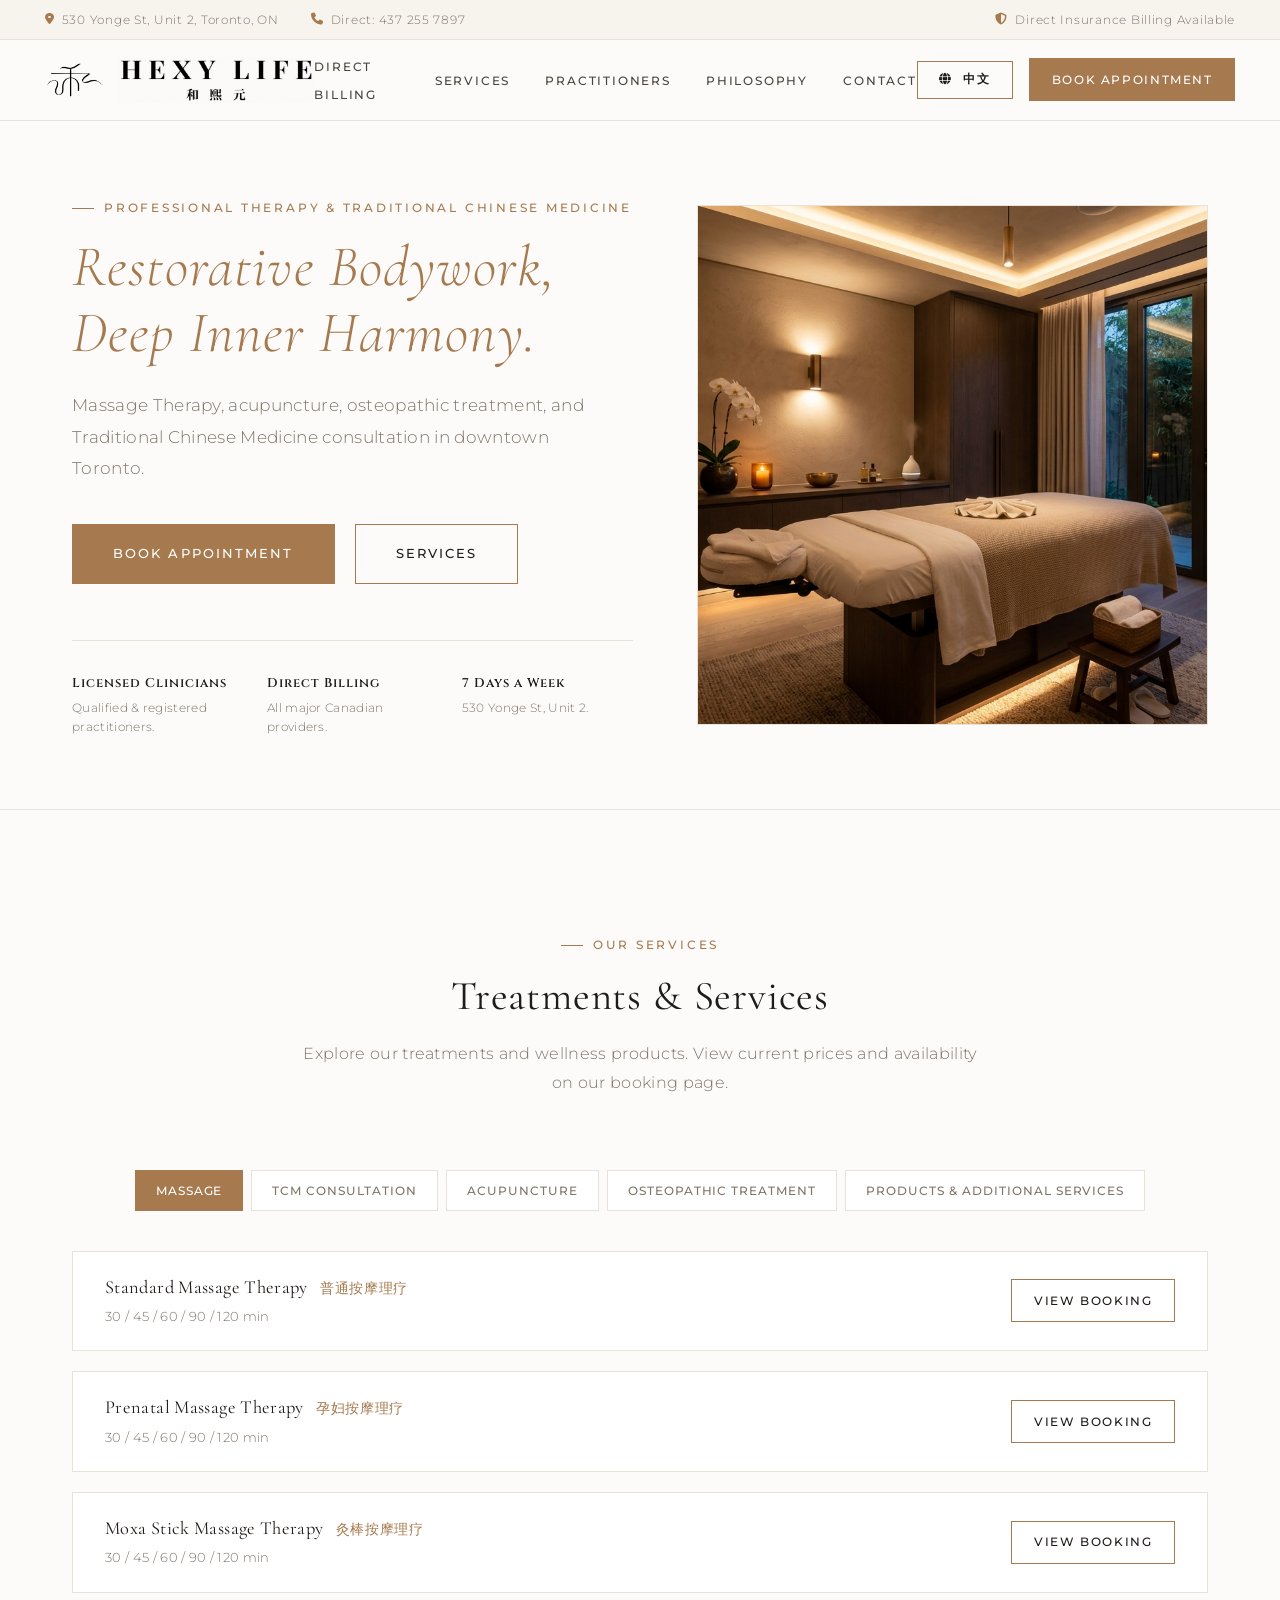
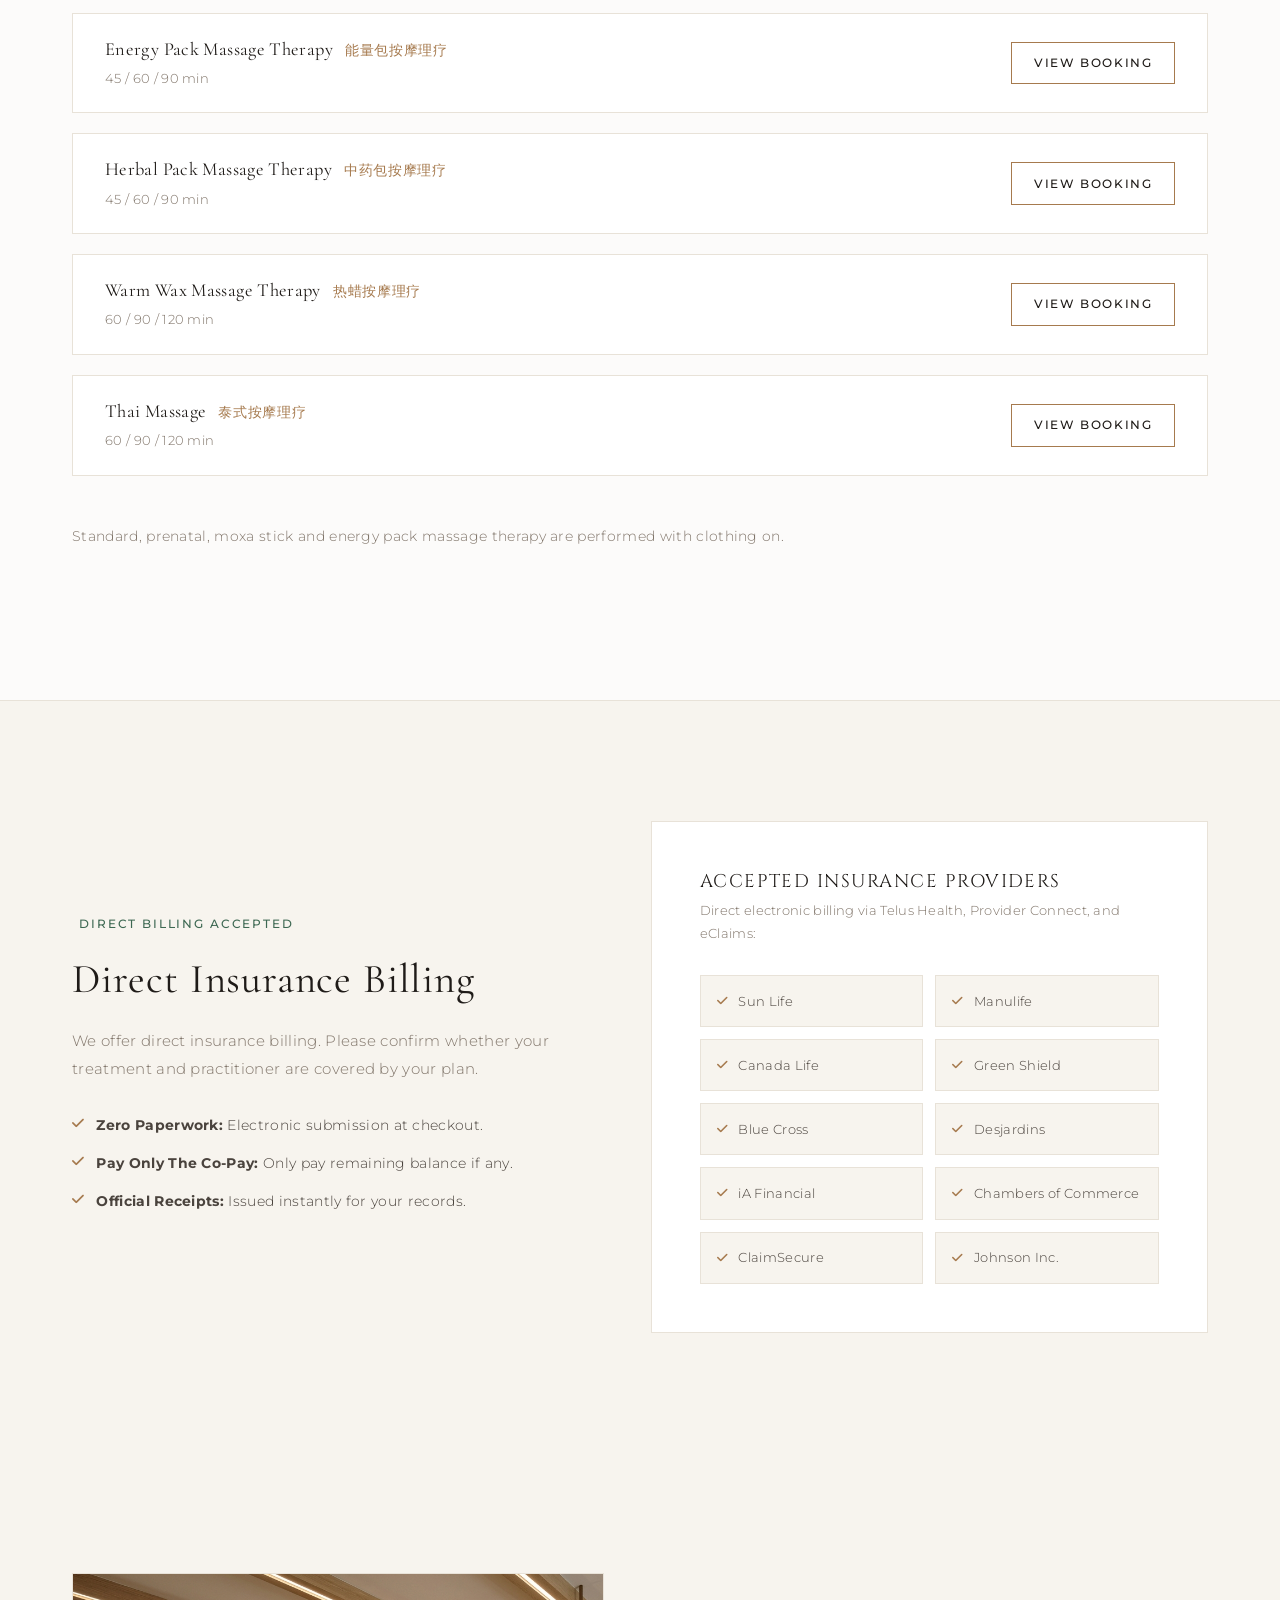
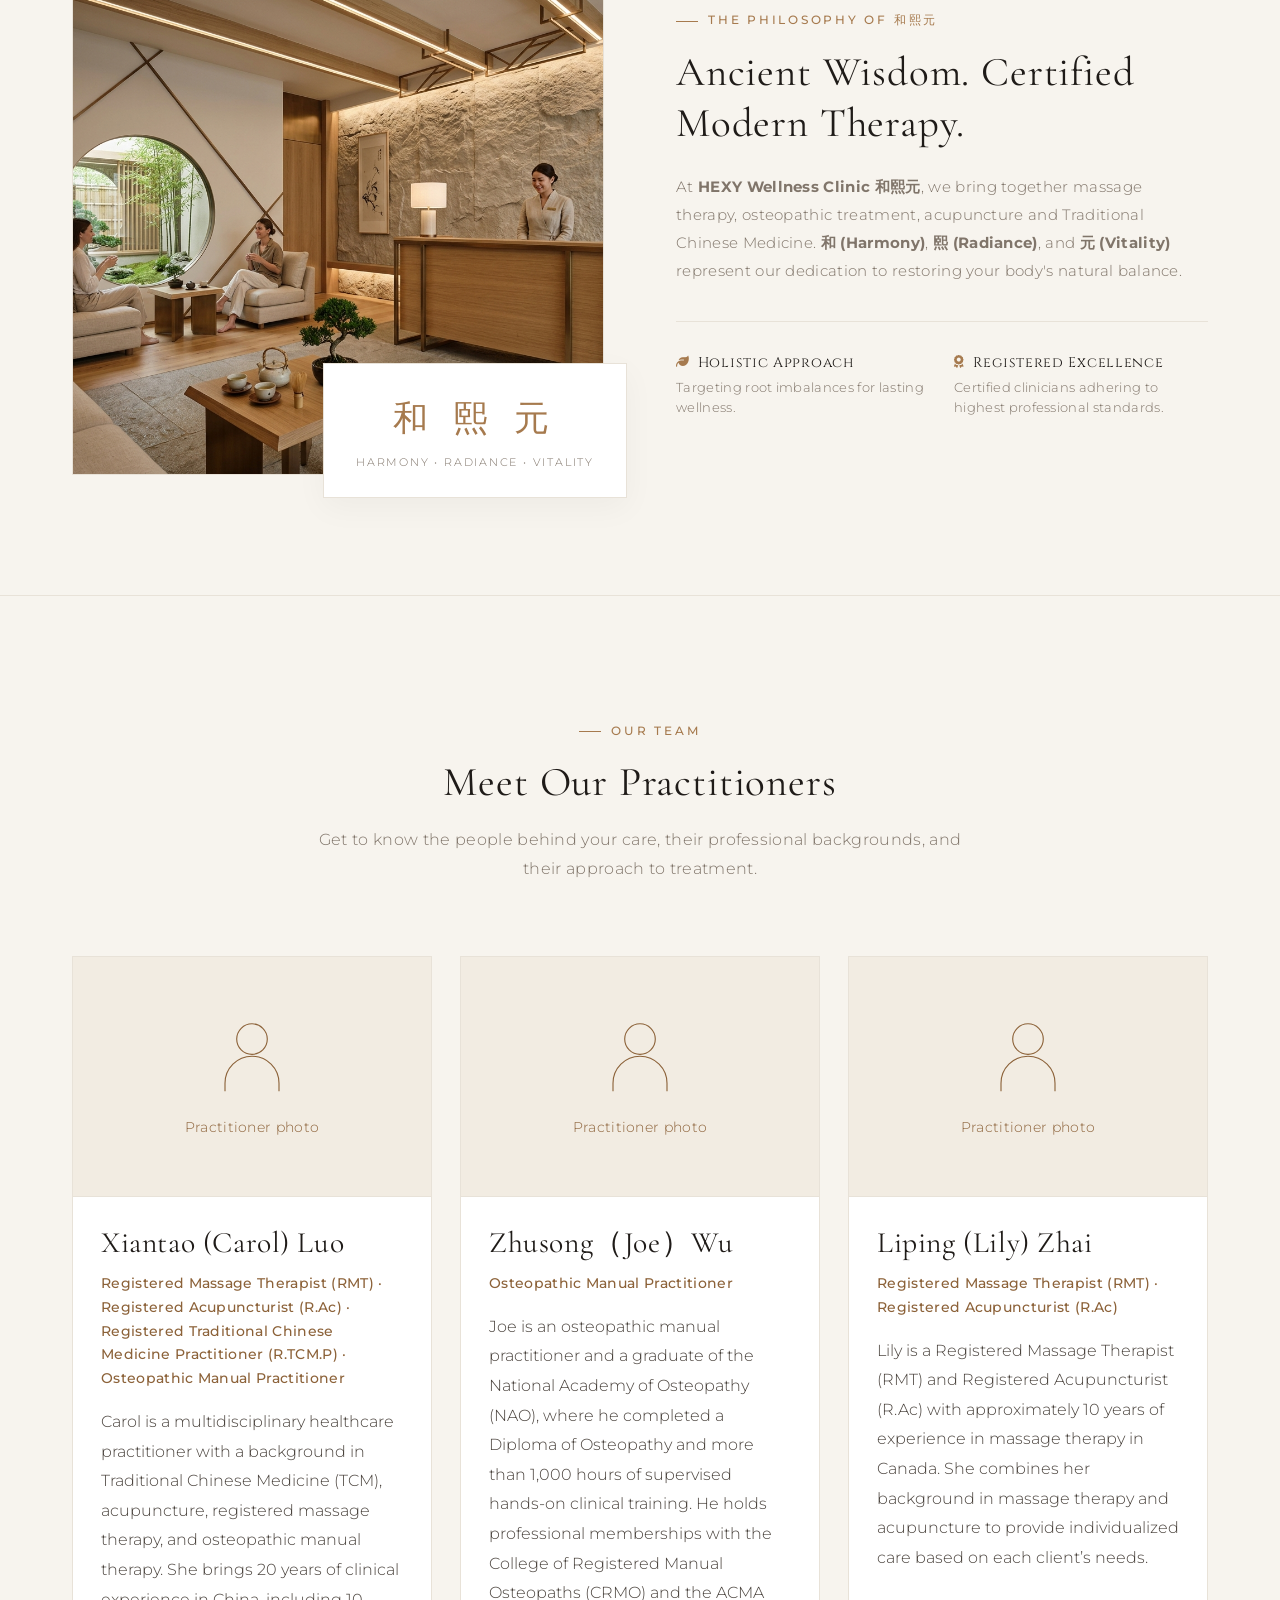
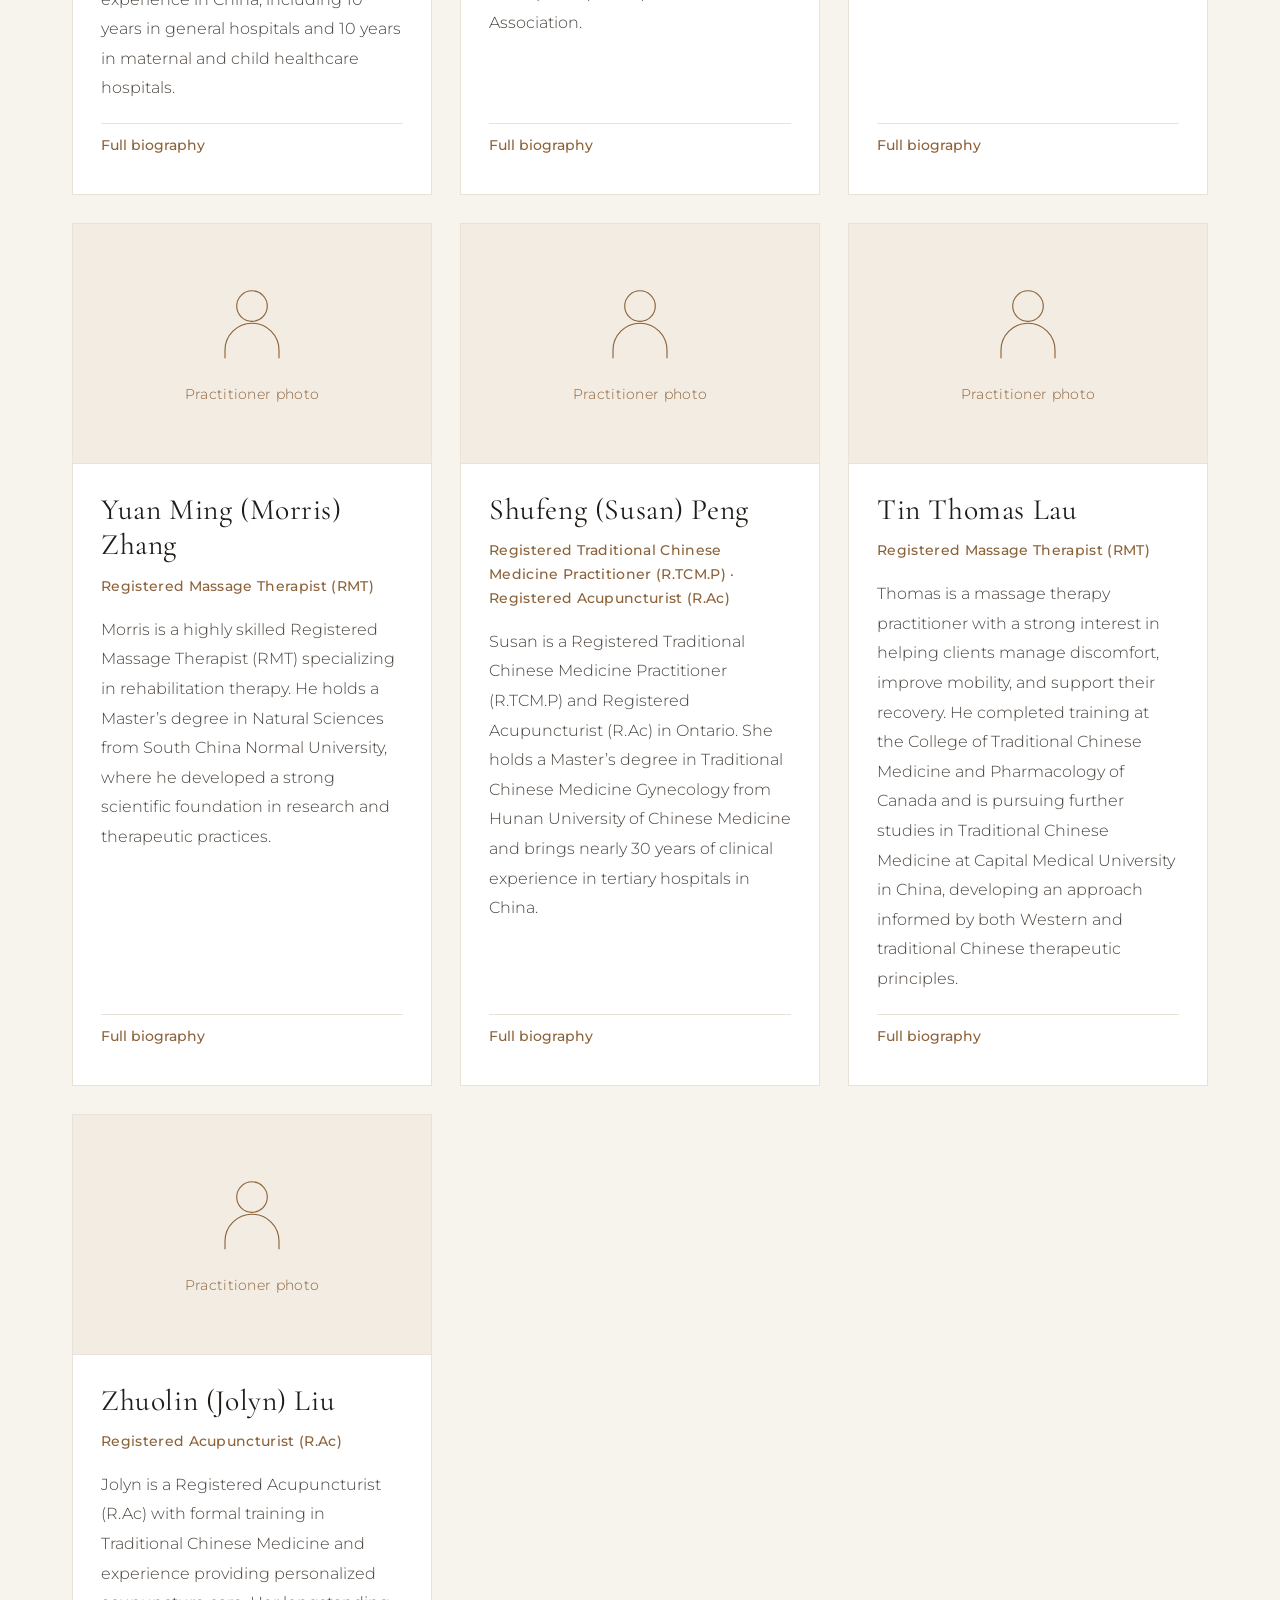
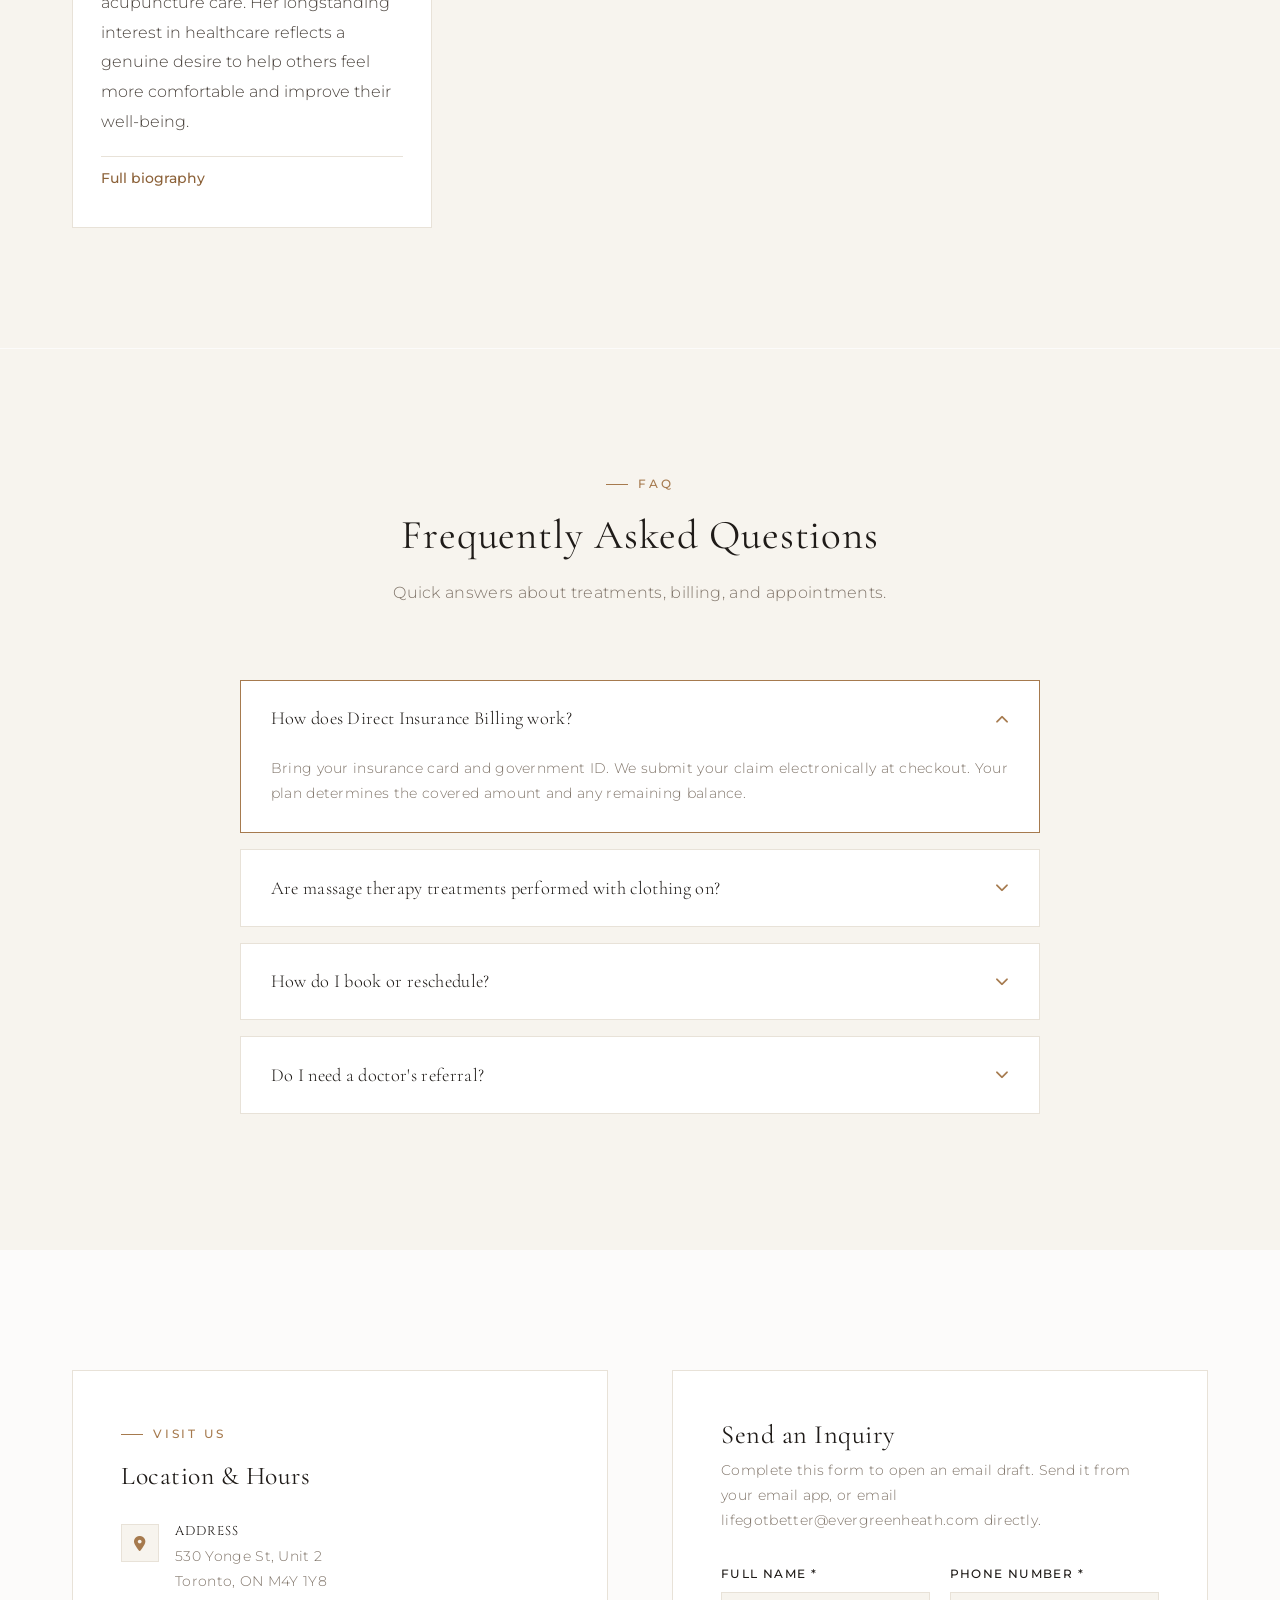
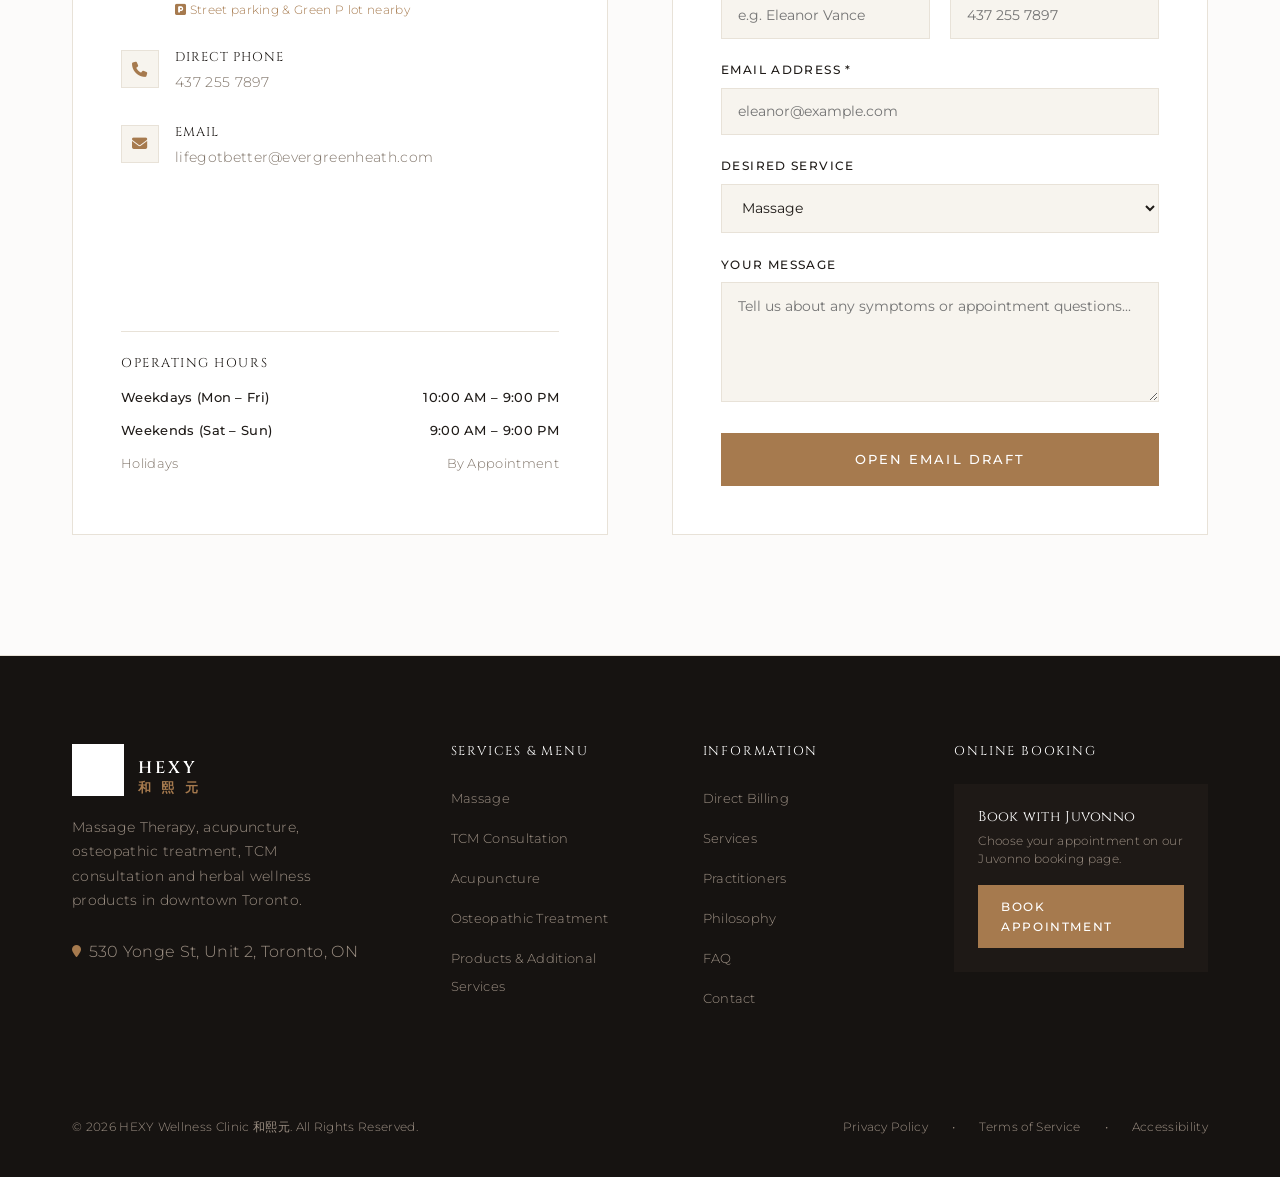
<file: index.html>
<!DOCTYPE html>
<html lang="en">
<head>
  <meta charset="UTF-8">
  <meta name="viewport" content="width=device-width, initial-scale=1.0, maximum-scale=5.0">
  <title>HEXY Best Life</title>
  <meta name="description" content="HEXY Wellness Clinic 和熙元 at 530 Yonge St, Unit 2, Toronto. Massage Therapy, Acupuncture, Osteopathic Treatment, and TCM Consultation. Direct billing available.">
  <meta name="keywords" content="HEXY Wellness Clinic, 和熙元, Massage Therapy Toronto, Acupuncture Toronto, Osteopathic Treatment, TCM, Direct Billing, 530 Yonge St">
  
  <!-- OpenGraph / Social Meta Tags -->
  <meta property="og:type" content="website">
  <meta property="og:title" content="HEXY Wellness Clinic 和熙元 | Professional Therapy & TCM">
  <meta property="og:description" content="Massage Therapy, Acupuncture, Osteopathic Treatment and Traditional Chinese Medicine in downtown Toronto.">
  <meta property="og:image" content="assets/images/hero-spa.jpg">
  <meta name="theme-color" content="#a67a4e">

  <!-- Prevent Chrome browser automatic translation override -->
  <meta name="google" content="notranslate">

  <!-- Favicon / Logo -->
  <link rel="icon" type="image/png" href="assets/images/logo.png?v=20261117">

  <!-- FontAwesome Icons for Sharp Accents -->
  <link rel="stylesheet" href="https://cdnjs.cloudflare.com/ajax/libs/font-awesome/6.5.1/css/all.min.css">

  <!-- Master Stylesheet -->
  <link rel="stylesheet" href="css/styles.css?v=practitioner-modal-20261123">

  <!-- Schema.org Structured Data -->
  <script type="application/ld+json">
  {
    "@context": "https://schema.org",
    "@type": "MedicalBusiness",
    "name": "HEXY Wellness Clinic 和熙元",
    "image": "assets/images/hero-spa.jpg",
    "telephone": "+1-437-255-7897",
    "contactPoint": [
      {"@type": "ContactPoint", "telephone": "+1-437-255-7897", "contactType": "direct"}
    ],
    "email": "lifegotbetter@evergreenheath.com",
    "url": "https://bestlifemassage.com",
    "address": {
      "@type": "PostalAddress",
      "streetAddress": "530 Yonge St, Unit 2",
      "addressLocality": "Toronto",
      "addressRegion": "ON",
      "postalCode": "M4Y 1Y8",
      "addressCountry": "CA"
    },
    "openingHoursSpecification": [
      {
        "@type": "OpeningHoursSpecification",
        "dayOfWeek": ["Monday", "Tuesday", "Wednesday", "Thursday", "Friday"],
        "opens": "10:00",
        "closes": "21:00"
      },
      {
        "@type": "OpeningHoursSpecification",
        "dayOfWeek": ["Saturday", "Sunday"],
        "opens": "09:00",
        "closes": "21:00"
      }
    ]
  }
  </script>
</head>
<body>

  <!-- Top Announcement Bar -->
  <div class="announcement-bar">
    <div class="container announcement-inner">
      <div class="announcement-info">
        <div class="announcement-item announcement-loc">
          <i class="fa-solid fa-location-dot"></i>
          <span data-i18n="announcement_address">530 Yonge St, Unit 2<span class="hide-on-mobile">, Toronto, ON</span></span>
        </div>
        <div class="announcement-item announcement-phone">
          <i class="fa-solid fa-phone"></i>
          <a href="tel:14372557897"><span data-i18n="phone_direct_label">Direct</span>: 437 255 7897</a>
        </div>
      </div>
      <div class="announcement-info announcement-extra">
        <div class="announcement-item">
          <i class="fa-solid fa-shield-halved"></i>
          <span data-i18n="announcement_billing">Direct Insurance Billing Available</span>
        </div>
      </div>
    </div>
  </div>

  <!-- Main Site Header -->
  <header class="site-header">
    <div class="container header-inner">
      <a href="#home" class="site-logo" aria-label="HEXY Wellness Clinic 和熙元 Home">
        <img src="assets/images/logo.png?v=20261117" alt="HEXY Wellness Clinic 和熙元 Logo" class="site-logo-img">
        <img src="assets/images/wordmark.png" alt="HEXY LIFE 和熙元" class="site-logo-wordmark" width="1240" height="290">
      </a>

      <!-- Desktop Navigation -->
      <nav class="main-nav" aria-label="Primary Navigation">
        <ul class="nav-links">
          <li><a href="#direct-billing" class="nav-link" data-i18n="nav_billing">Direct Billing</a></li>
          <li><a href="#pricing" class="nav-link" data-i18n="nav_pricing">Services</a></li>
          <li><a href="#practitioners" class="nav-link" data-i18n="nav_practitioners">Practitioners</a></li>
          <li><a href="#about" class="nav-link" data-i18n="nav_philosophy">Philosophy</a></li>
          <li><a href="#contact" class="nav-link" data-i18n="nav_contact">Contact</a></li>
        </ul>
      </nav>

      <!-- Header Actions -->
      <div class="header-actions">
        <!-- Language Switcher Button -->
        <button class="btn btn-outline btn-sm js-lang-toggle" aria-label="Switch Language / 切换语言">
          <i class="fa-solid fa-globe"></i> <span class="lang-label">中文</span>
        </button>
        <a class="btn btn-primary btn-sm js-book-trigger" data-service="General Appointment" data-i18n="btn_book_appointment" href="https://hexylife.juvonno.com/portal/publicbook.php" target="_blank" rel="noopener noreferrer">
          Book Appointment
        </a>
        <button class="mobile-toggle" id="mobileToggle" aria-label="Toggle Navigation Menu">
          <i class="fa-solid fa-bars-staggered"></i>
        </button>
      </div>
    </div>
  </header>

  <!-- Mobile Drawer Navigation -->
  <div class="drawer-backdrop" id="drawerBackdrop"></div>
  <aside class="mobile-nav-drawer" id="mobileDrawer">
    <div class="mobile-drawer-header">
      <div class="site-logo">
        <img src="assets/images/logo.png?v=20261117" alt="" class="site-logo-img" width="840" height="840">
        <img src="assets/images/wordmark.png" alt="HEXY LIFE 和熙元" class="site-logo-wordmark" width="1240" height="290">
      </div>
      <button class="modal-close-btn" id="drawerClose" aria-label="Close Menu">
        <i class="fa-solid fa-xmark"></i>
      </button>
    </div>
    <ul class="mobile-nav-links">
      <li><a href="#direct-billing" class="mobile-nav-link" data-i18n="nav_billing">Direct Billing</a></li>
      <li><a href="#pricing" class="mobile-nav-link" data-i18n="nav_pricing">Services</a></li>
      <li><a href="#practitioners" class="mobile-nav-link" data-i18n="nav_practitioners">Practitioners</a></li>
      <li><a href="#about" class="mobile-nav-link" data-i18n="nav_philosophy">Philosophy</a></li>
      <li><a href="#faq" class="mobile-nav-link">FAQ</a></li>
      <li><a href="#contact" class="mobile-nav-link" data-i18n="nav_contact">Contact</a></li>
    </ul>
    
    <div style="display:flex; flex-direction:column; gap:0.75rem;">
      <button class="btn btn-outline btn-block js-lang-toggle">
        <i class="fa-solid fa-globe"></i> <span class="lang-label">中文</span>
      </button>
      <a class="btn btn-primary btn-block js-book-trigger" data-service="Mobile Consultation" data-i18n="btn_book_appointment" href="https://hexylife.juvonno.com/portal/publicbook.php" target="_blank" rel="noopener noreferrer">
        Book Appointment
      </a>
    </div>
  </aside>

  <main id="main-content">
    <!-- Hero Section -->
    <section class="hero-section" id="home">
      <div class="container">
        <div class="hero-grid">
          <div class="hero-content">
            <span class="subtitle-badge" data-i18n="hero_badge">Professional Therapy & Traditional Chinese Medicine</span>
            <h1 class="heading-xl hero-title">
              <span data-i18n="hero_title_1">Restorative Bodywork,</span> <br><span data-i18n="hero_title_2">Deep Inner Harmony.</span>
            </h1>
            <p class="hero-lead" data-i18n="hero_lead">Massage Therapy, acupuncture, osteopathic treatment, and Traditional Chinese Medicine consultation in downtown Toronto.</p>
            <div class="hero-cta-group">
              <a class="btn btn-primary btn-lg js-book-trigger" data-service="Initial Treatment" data-i18n="hero_btn_book" href="https://hexylife.juvonno.com/portal/publicbook.php" target="_blank" rel="noopener noreferrer">
                Book Appointment
              </a>
              <a href="#pricing" class="btn btn-outline btn-lg" data-i18n="nav_pricing">Services</a>
            </div>
            <div class="hero-features-list">
              <div class="hero-feature-item">
                <span class="hero-feature-title" data-i18n="hero_feature_1_title">Licensed Clinicians</span>
                <span class="hero-feature-desc" data-i18n="hero_feature_1_desc">Qualified & registered practitioners.</span>
              </div>
              <div class="hero-feature-item">
                <span class="hero-feature-title" data-i18n="hero_feature_2_title">Direct Billing</span>
                <span class="hero-feature-desc" data-i18n="hero_feature_2_desc">All major Canadian providers.</span>
              </div>
              <div class="hero-feature-item">
                <span class="hero-feature-title" data-i18n="hero_feature_3_title">7 Days a Week</span>
                <span class="hero-feature-desc" data-i18n="hero_feature_3_desc">530 Yonge St, Unit 2.</span>
              </div>
            </div>
          </div>

          <div class="hero-visual">
            <div class="hero-image-wrap">
              <img src="assets/images/hero-spa.jpg" alt="HEXY Wellness Clinic 和熙元 Treatment Room" width="1280" height="720">
            </div>
          </div>
        </div>
      </div>
    </section>

    <section class="pricing-section fade-in-section" id="pricing">
      <div class="container">
        <div class="section-header">
          <span class="subtitle-badge" data-i18n="services_badge">Our Services</span>
          <h2 class="heading-lg" data-i18n="services_title">Treatments & Services</h2>
          <p data-i18n="services_intro">Explore our treatments and wellness products. View current prices and availability on our booking page.</p>
        </div>
        <div class="pricing-cat-nav">
          <button class="pricing-cat-btn active" data-pricing-target="cat-massage" data-i18n="category_massage">Massage</button>
          <button class="pricing-cat-btn" data-pricing-target="cat-tcm" data-i18n="category_tcm">TCM Consultation</button>
          <button class="pricing-cat-btn" data-pricing-target="cat-acu" data-i18n="category_acu">Acupuncture</button>
          <button class="pricing-cat-btn" data-pricing-target="cat-osteo" data-i18n="category_osteo">Osteopathic Treatment</button>
          <button class="pricing-cat-btn" data-pricing-target="cat-products" data-i18n="category_products">Products & Additional Services</button>
        </div>
        <div class="pricing-panel active" id="cat-massage">
          <div class="pricing-items-list">
            <div class="pricing-item-card">
              <div class="pricing-item-info">
                <div class="pricing-item-header">
                  <h3 class="pricing-item-title" data-i18n="service_massage_0">Standard Massage Therapy</h3>
                  <span class="pricing-item-cn" data-i18n="service_massage_0_secondary">普通按摩理疗</span>
                </div>
                <p class="pricing-item-desc" data-i18n="service_massage_0_duration">30 / 45 / 60 / 90 / 120 min</p>
              </div>
              <div class="pricing-item-rates">
                <a class="btn btn-outline btn-sm" href="https://hexylife.juvonno.com/portal/publicbook.php?branch_id=1&amp;category=8" target="_blank" rel="noopener noreferrer" data-service="Standard Massage Therapy" data-i18n="view_booking">View booking</a>
              </div>
            </div>
            <div class="pricing-item-card">
              <div class="pricing-item-info">
                <div class="pricing-item-header">
                  <h3 class="pricing-item-title" data-i18n="service_massage_1">Prenatal Massage Therapy</h3>
                  <span class="pricing-item-cn" data-i18n="service_massage_1_secondary">孕妇按摩理疗</span>
                </div>
                <p class="pricing-item-desc" data-i18n="service_massage_1_duration">30 / 45 / 60 / 90 / 120 min</p>
              </div>
              <div class="pricing-item-rates">
                <a class="btn btn-outline btn-sm" href="https://hexylife.juvonno.com/portal/publicbook.php?branch_id=1&amp;category=9" target="_blank" rel="noopener noreferrer" data-service="Prenatal Massage Therapy" data-i18n="view_booking">View booking</a>
              </div>
            </div>
            <div class="pricing-item-card">
              <div class="pricing-item-info">
                <div class="pricing-item-header">
                  <h3 class="pricing-item-title" data-i18n="service_massage_2">Moxa Stick Massage Therapy</h3>
                  <span class="pricing-item-cn" data-i18n="service_massage_2_secondary">灸棒按摩理疗</span>
                </div>
                <p class="pricing-item-desc" data-i18n="service_massage_2_duration">30 / 45 / 60 / 90 / 120 min</p>
              </div>
              <div class="pricing-item-rates">
                <a class="btn btn-outline btn-sm" href="https://hexylife.juvonno.com/portal/publicbook.php?branch_id=1&amp;category=10" target="_blank" rel="noopener noreferrer" data-service="Moxa Stick Massage Therapy" data-i18n="view_booking">View booking</a>
              </div>
            </div>
            <div class="pricing-item-card">
              <div class="pricing-item-info">
                <div class="pricing-item-header">
                  <h3 class="pricing-item-title" data-i18n="service_massage_3">Energy Pack Massage Therapy</h3>
                  <span class="pricing-item-cn" data-i18n="service_massage_3_secondary">能量包按摩理疗</span>
                </div>
                <p class="pricing-item-desc" data-i18n="service_massage_3_duration">45 / 60 / 90 min</p>
              </div>
              <div class="pricing-item-rates">
                <a class="btn btn-outline btn-sm" href="https://hexylife.juvonno.com/portal/publicbook.php?branch_id=1&amp;category=11" target="_blank" rel="noopener noreferrer" data-service="Energy Pack Massage Therapy" data-i18n="view_booking">View booking</a>
              </div>
            </div>
            <div class="pricing-item-card">
              <div class="pricing-item-info">
                <div class="pricing-item-header">
                  <h3 class="pricing-item-title" data-i18n="service_massage_4">Herbal Pack Massage Therapy</h3>
                  <span class="pricing-item-cn" data-i18n="service_massage_4_secondary">中药包按摩理疗</span>
                </div>
                <p class="pricing-item-desc" data-i18n="service_massage_4_duration">45 / 60 / 90 min</p>
              </div>
              <div class="pricing-item-rates">
                <a class="btn btn-outline btn-sm" href="https://hexylife.juvonno.com/portal/publicbook.php?branch_id=1&amp;category=12" target="_blank" rel="noopener noreferrer" data-service="Herbal Pack Massage Therapy" data-i18n="view_booking">View booking</a>
              </div>
            </div>
            <div class="pricing-item-card">
              <div class="pricing-item-info">
                <div class="pricing-item-header">
                  <h3 class="pricing-item-title" data-i18n="service_massage_5">Warm Wax Massage Therapy</h3>
                  <span class="pricing-item-cn" data-i18n="service_massage_5_secondary">热蜡按摩理疗</span>
                </div>
                <p class="pricing-item-desc" data-i18n="service_massage_5_duration">60 / 90 / 120 min</p>
              </div>
              <div class="pricing-item-rates">
                <a class="btn btn-outline btn-sm" href="https://hexylife.juvonno.com/portal/publicbook.php?branch_id=1&amp;category=13" target="_blank" rel="noopener noreferrer" data-service="Warm Wax Massage Therapy" data-i18n="view_booking">View booking</a>
              </div>
            </div>
            <div class="pricing-item-card">
              <div class="pricing-item-info">
                <div class="pricing-item-header">
                  <h3 class="pricing-item-title" data-i18n="service_massage_6">Thai Massage</h3>
                  <span class="pricing-item-cn" data-i18n="service_massage_6_secondary">泰式按摩理疗</span>
                </div>
                <p class="pricing-item-desc" data-i18n="service_massage_6_duration">60 / 90 / 120 min</p>
              </div>
              <div class="pricing-item-rates">
                <a class="btn btn-outline btn-sm" href="https://hexylife.juvonno.com/portal/publicbook.php?branch_id=1&amp;category=14" target="_blank" rel="noopener noreferrer" data-service="Thai Massage" data-i18n="view_booking">View booking</a>
              </div>
            </div>
          </div>
          <p class="service-menu-note" data-i18n="note_massage">Standard, prenatal, moxa stick and energy pack massage therapy are performed with clothing on.</p>
        </div>
        <div class="pricing-panel" id="cat-tcm">
          <div class="pricing-items-list">
            <div class="pricing-item-card">
              <div class="pricing-item-info">
                <div class="pricing-item-header">
                  <h3 class="pricing-item-title" data-i18n="service_tcm_0">Initial Consultation & Wellness Advice</h3>
                  <span class="pricing-item-cn" data-i18n="service_tcm_0_secondary">首诊及调理建议</span>
                </div>
                <p class="pricing-item-desc" data-i18n="service_tcm_0_duration">30 min</p>
              </div>
              <div class="pricing-item-rates">
                <a class="btn btn-outline btn-sm" href="https://hexylife.juvonno.com/portal/publicbook.php?branch_id=1&amp;category=15&amp;product_id=32&amp;dr=2" target="_blank" rel="noopener noreferrer" data-service="Initial Consultation & Wellness Advice" data-i18n="view_booking">View booking</a>
              </div>
            </div>
            <div class="pricing-item-card">
              <div class="pricing-item-info">
                <div class="pricing-item-header">
                  <h3 class="pricing-item-title" data-i18n="service_tcm_1">Follow-up & Herbal Prescription</h3>
                  <span class="pricing-item-cn" data-i18n="service_tcm_1_secondary">复诊开方</span>
                </div>
                <p class="pricing-item-desc" data-i18n="service_tcm_1_duration">15 min</p>
              </div>
              <div class="pricing-item-rates">
                <a class="btn btn-outline btn-sm" href="https://hexylife.juvonno.com/portal/publicbook.php?branch_id=1&amp;category=15&amp;product_id=33&amp;dr=2" target="_blank" rel="noopener noreferrer" data-service="Follow-up & Herbal Prescription" data-i18n="view_booking">View booking</a>
              </div>
            </div>
            <div class="pricing-item-card">
              <div class="pricing-item-info">
                <div class="pricing-item-header">
                  <h3 class="pricing-item-title" data-i18n="service_tcm_2">Chinese Herbal Medicine</h3>
                  <span class="pricing-item-cn" data-i18n="service_tcm_2_secondary">中药</span>
                </div>
              </div>
              <div class="pricing-item-rates">
                <a class="btn btn-outline btn-sm" href="https://hexylife.juvonno.com/portal/publicbook.php" target="_blank" rel="noopener noreferrer" data-service="Chinese Herbal Medicine" data-i18n="view_booking">View booking</a>
              </div>
            </div>
          </div>
        </div>
        <div class="pricing-panel" id="cat-acu">
          <div class="pricing-items-list">
            <div class="pricing-item-card">
              <div class="pricing-item-info">
                <div class="pricing-item-header">
                  <h3 class="pricing-item-title" data-i18n="service_acu_0">Standard Acupuncture</h3>
                  <span class="pricing-item-cn" data-i18n="service_acu_0_secondary">普通针灸</span>
                </div>
                <p class="pricing-item-desc" data-i18n="service_acu_0_duration">30 / 45 / 60 / 90 min</p>
              </div>
              <div class="pricing-item-rates">
                <a class="btn btn-outline btn-sm" href="https://hexylife.juvonno.com/portal/publicbook.php?branch_id=1&amp;category=16" target="_blank" rel="noopener noreferrer" data-service="Standard Acupuncture" data-i18n="view_booking">View booking</a>
              </div>
            </div>
            <div class="pricing-item-card">
              <div class="pricing-item-info">
                <div class="pricing-item-header">
                  <h3 class="pricing-item-title" data-i18n="service_acu_1">Combination Treatment</h3>
                  <span class="pricing-item-cn" data-i18n="service_acu_1_secondary">针灸套餐</span>
                </div>
                <p class="pricing-item-desc" data-i18n="service_acu_1_duration">30 / 45 / 60 / 90 min</p>
              </div>
              <div class="pricing-item-rates">
                <a class="btn btn-outline btn-sm" href="https://hexylife.juvonno.com/portal/publicbook.php?branch_id=1&amp;category=17" target="_blank" rel="noopener noreferrer" data-service="Combination Treatment" data-i18n="view_booking">View booking</a>
              </div>
            </div>
            <div class="pricing-item-card">
              <div class="pricing-item-info">
                <div class="pricing-item-header">
                  <h3 class="pricing-item-title" data-i18n="service_acu_2">Cheek Acupuncture</h3>
                  <span class="pricing-item-cn" data-i18n="service_acu_2_secondary">颊针</span>
                </div>
              </div>
              <div class="pricing-item-rates">
                <a class="btn btn-outline btn-sm" href="https://hexylife.juvonno.com/portal/publicbook.php?branch_id=1&amp;category=18&amp;product_id=43" target="_blank" rel="noopener noreferrer" data-service="Cheek Acupuncture" data-i18n="view_booking">View booking</a>
              </div>
            </div>
            <div class="pricing-item-card">
              <div class="pricing-item-info">
                <div class="pricing-item-header">
                  <h3 class="pricing-item-title" data-i18n="service_acu_3">Cheek Acupuncture Package (Auricular Therapy & Herbal Medicine)</h3>
                  <span class="pricing-item-cn" data-i18n="service_acu_3_secondary">颊针套餐（耳穴、中药）</span>
                </div>
              </div>
              <div class="pricing-item-rates">
                <a class="btn btn-outline btn-sm" href="https://hexylife.juvonno.com/portal/publicbook.php?branch_id=1&amp;category=18&amp;product_id=44" target="_blank" rel="noopener noreferrer" data-service="Cheek Acupuncture Package (Auricular Therapy & Herbal Medicine)" data-i18n="view_booking">View booking</a>
              </div>
            </div>
          </div>
          <p class="service-menu-note" data-i18n="note_acu">Combination options: Gua Sha / Massage Therapy / Moxibustion / Cupping.</p>
        </div>
        <div class="pricing-panel" id="cat-osteo">
          <div class="pricing-items-list">
            <div class="pricing-item-card">
              <div class="pricing-item-info">
                <div class="pricing-item-header">
                  <h3 class="pricing-item-title" data-i18n="service_osteo_0">Standard Osteopathic Treatment</h3>
                  <span class="pricing-item-cn" data-i18n="service_osteo_0_secondary">普通整骨</span>
                </div>
                <p class="pricing-item-desc" data-i18n="service_osteo_0_duration">30 / 45 / 60 / 90 / 120 min</p>
              </div>
              <div class="pricing-item-rates">
                <a class="btn btn-outline btn-sm" href="https://hexylife.juvonno.com/portal/publicbook.php?branch_id=1&amp;category=19" target="_blank" rel="noopener noreferrer" data-service="Standard Osteopathic Treatment" data-i18n="view_booking">View booking</a>
              </div>
            </div>
            <div class="pricing-item-card">
              <div class="pricing-item-info">
                <div class="pricing-item-header">
                  <h3 class="pricing-item-title" data-i18n="service_osteo_1">Osteopathic Treatment with Moxa Sticks</h3>
                  <span class="pricing-item-cn" data-i18n="service_osteo_1_secondary">灸棒整骨</span>
                </div>
                <p class="pricing-item-desc" data-i18n="service_osteo_1_duration">30 / 45 / 60 / 90 / 120 min</p>
              </div>
              <div class="pricing-item-rates">
                <a class="btn btn-outline btn-sm" href="https://hexylife.juvonno.com/portal/publicbook.php?branch_id=1&amp;category=20" target="_blank" rel="noopener noreferrer" data-service="Osteopathic Treatment with Moxa Sticks" data-i18n="view_booking">View booking</a>
              </div>
            </div>
            <div class="pricing-item-card">
              <div class="pricing-item-info">
                <div class="pricing-item-header">
                  <h3 class="pricing-item-title" data-i18n="service_osteo_2">Osteopathic Treatment with Energy Packs</h3>
                  <span class="pricing-item-cn" data-i18n="service_osteo_2_secondary">能量包整骨</span>
                </div>
                <p class="pricing-item-desc" data-i18n="service_osteo_2_duration">45 / 60 / 90 min</p>
              </div>
              <div class="pricing-item-rates">
                <a class="btn btn-outline btn-sm" href="https://hexylife.juvonno.com/portal/publicbook.php?branch_id=1&amp;category=21" target="_blank" rel="noopener noreferrer" data-service="Osteopathic Treatment with Energy Packs" data-i18n="view_booking">View booking</a>
              </div>
            </div>
            <div class="pricing-item-card">
              <div class="pricing-item-info">
                <div class="pricing-item-header">
                  <h3 class="pricing-item-title" data-i18n="service_osteo_3">Osteopathic Treatment with Herbal Packs</h3>
                  <span class="pricing-item-cn" data-i18n="service_osteo_3_secondary">中药包整骨</span>
                </div>
                <p class="pricing-item-desc" data-i18n="service_osteo_3_duration">45 / 60 / 90 min</p>
              </div>
              <div class="pricing-item-rates">
                <a class="btn btn-outline btn-sm" href="https://hexylife.juvonno.com/portal/publicbook.php?branch_id=1&amp;category=22" target="_blank" rel="noopener noreferrer" data-service="Osteopathic Treatment with Herbal Packs" data-i18n="view_booking">View booking</a>
              </div>
            </div>
          </div>
        </div>
        <div class="pricing-panel" id="cat-products">
          <div class="pricing-items-list">
            <div class="pricing-item-card">
              <div class="pricing-item-info">
                <div class="pricing-item-header">
                  <h3 class="pricing-item-title" data-i18n="service_products_0">Chinese Herbal Eye Mask</h3>
                  <span class="pricing-item-cn" data-i18n="service_products_0_secondary">中药眼罩</span>
                </div>
              </div>
              <div class="pricing-item-rates">
                <a class="btn btn-outline btn-sm" href="https://hexylife.juvonno.com/portal/publicbook.php" target="_blank" rel="noopener noreferrer" data-service="Chinese Herbal Eye Mask" data-i18n="view_booking">View booking</a>
              </div>
            </div>
            <div class="pricing-item-card">
              <div class="pricing-item-info">
                <div class="pricing-item-header">
                  <h3 class="pricing-item-title" data-i18n="service_products_1">Neck Pillow</h3>
                  <span class="pricing-item-cn" data-i18n="service_products_1_secondary">颈枕</span>
                </div>
              </div>
              <div class="pricing-item-rates">
                <a class="btn btn-outline btn-sm" href="https://hexylife.juvonno.com/portal/publicbook.php" target="_blank" rel="noopener noreferrer" data-service="Neck Pillow" data-i18n="view_booking">View booking</a>
              </div>
            </div>
            <div class="pricing-item-card">
              <div class="pricing-item-info">
                <div class="pricing-item-header">
                  <h3 class="pricing-item-title" data-i18n="service_products_2">Herbal Pillow (Sleep, Stress Relief & Mood Support)</h3>
                  <span class="pricing-item-cn" data-i18n="service_products_2_secondary">药枕（安眠、减压、情绪调理）</span>
                </div>
              </div>
              <div class="pricing-item-rates">
                <a class="btn btn-outline btn-sm" href="https://hexylife.juvonno.com/portal/publicbook.php" target="_blank" rel="noopener noreferrer" data-service="Herbal Pillow (Sleep, Stress Relief & Mood Support)" data-i18n="view_booking">View booking</a>
              </div>
            </div>
            <div class="pricing-item-card">
              <div class="pricing-item-info">
                <div class="pricing-item-header">
                  <h3 class="pricing-item-title" data-i18n="service_products_3">Herbal Sachet</h3>
                  <span class="pricing-item-cn" data-i18n="service_products_3_secondary">香囊</span>
                </div>
              </div>
              <div class="pricing-item-rates">
                <a class="btn btn-outline btn-sm" href="https://hexylife.juvonno.com/portal/publicbook.php" target="_blank" rel="noopener noreferrer" data-service="Herbal Sachet" data-i18n="view_booking">View booking</a>
              </div>
            </div>
            <div class="pricing-item-card">
              <div class="pricing-item-info">
                <div class="pricing-item-header">
                  <h3 class="pricing-item-title" data-i18n="service_products_4">Auricular Acupressure Patches</h3>
                  <span class="pricing-item-cn" data-i18n="service_products_4_secondary">耳穴贴</span>
                </div>
              </div>
              <div class="pricing-item-rates">
                <a class="btn btn-outline btn-sm" href="https://hexylife.juvonno.com/portal/publicbook.php" target="_blank" rel="noopener noreferrer" data-service="Auricular Acupressure Patches" data-i18n="view_booking">View booking</a>
              </div>
            </div>
            <div class="pricing-item-card">
              <div class="pricing-item-info">
                <div class="pricing-item-header">
                  <h3 class="pricing-item-title" data-i18n="service_products_5">Chinese Herbal Patch Treatment</h3>
                  <span class="pricing-item-cn" data-i18n="service_products_5_secondary">中药贴</span>
                </div>
              </div>
              <div class="pricing-item-rates">
                <a class="btn btn-outline btn-sm" href="https://hexylife.juvonno.com/portal/publicbook.php" target="_blank" rel="noopener noreferrer" data-service="Chinese Herbal Patch Treatment" data-i18n="view_booking">View booking</a>
              </div>
            </div>
            <div class="pricing-item-card">
              <div class="pricing-item-info">
                <div class="pricing-item-header">
                  <h3 class="pricing-item-title" data-i18n="service_products_6">Sanfu Herbal Patch Treatment</h3>
                  <span class="pricing-item-cn" data-i18n="service_products_6_secondary">三伏贴</span>
                </div>
              </div>
              <div class="pricing-item-rates">
                <a class="btn btn-outline btn-sm" href="https://hexylife.juvonno.com/portal/publicbook.php" target="_blank" rel="noopener noreferrer" data-service="Sanfu Herbal Patch Treatment" data-i18n="view_booking">View booking</a>
              </div>
            </div>
            <div class="pricing-item-card">
              <div class="pricing-item-info">
                <div class="pricing-item-header">
                  <h3 class="pricing-item-title" data-i18n="service_products_7">Shikong Solar-Term Energy Tea</h3>
                  <span class="pricing-item-cn" data-i18n="service_products_7_secondary">时空节气能量茶</span>
                </div>
              </div>
              <div class="pricing-item-rates">
                <a class="btn btn-outline btn-sm" href="https://hexylife.juvonno.com/portal/publicbook.php" target="_blank" rel="noopener noreferrer" data-service="Shikong Solar-Term Energy Tea" data-i18n="view_booking">View booking</a>
              </div>
            </div>
            <div class="pricing-item-card">
              <div class="pricing-item-info">
                <div class="pricing-item-header">
                  <h3 class="pricing-item-title" data-i18n="service_products_8">Chinese Herbal Pills</h3>
                  <span class="pricing-item-cn" data-i18n="service_products_8_secondary">中药丸</span>
                </div>
              </div>
              <div class="pricing-item-rates">
                <a class="btn btn-outline btn-sm" href="https://hexylife.juvonno.com/portal/publicbook.php" target="_blank" rel="noopener noreferrer" data-service="Chinese Herbal Pills" data-i18n="view_booking">View booking</a>
              </div>
            </div>
          </div>
          <p class="service-menu-note" data-i18n="note_products">Herbal eye mask: Two-month supply plus two months of herbal patches; four months total.<br>Sanfu treatment: Consultation excluded. Initial TCM consultation required for first-time clients.<br>Solar-term tea: Advance booking and payment required; approximately 15 days per solar term.<br>Herbal pills: Three to four bottles per one-month course.</p>
        </div>
      </div>
    </section>

<!-- Direct Insurance Billing Section -->
    <section class="insurance-section fade-in-section" id="direct-billing">
      <div class="container">
        <div class="insurance-wrapper">
          <div class="insurance-text">
            <span class="insurance-badge"><i class="fa-solid fa-shield-check"></i> <span data-i18n="billing_badge">Direct Billing Accepted</span></span>
            <h2 class="heading-lg" data-i18n="billing_title">Direct Insurance Billing</h2>
            <p data-i18n="billing_desc">We offer direct insurance billing. Please confirm whether your treatment and practitioner are covered by your plan.</p>
            <ul class="insurance-checklist">
              <li><i class="fa-solid fa-check"></i> <span data-i18n="billing_check1"><strong>Zero Paperwork:</strong> Electronic submission at checkout.</span></li>
              <li><i class="fa-solid fa-check"></i> <span data-i18n="billing_check2"><strong>Pay Only The Co-Pay:</strong> Only pay remaining balance if any.</span></li>
              <li><i class="fa-solid fa-check"></i> <span data-i18n="billing_check3"><strong>Official Receipts:</strong> Issued instantly for your records.</span></li>
            </ul>
          </div>

          <div class="insurance-providers-card">
            <h3 data-i18n="billing_providers_title">Accepted Insurance Providers</h3>
            <p data-i18n="billing_providers_desc">Direct electronic billing via Telus Health, Provider Connect, and eClaims:</p>
            <div class="provider-tags-grid">
              <div class="provider-tag"><i class="fa-solid fa-check"></i> Sun Life</div>
              <div class="provider-tag"><i class="fa-solid fa-check"></i> Manulife</div>
              <div class="provider-tag"><i class="fa-solid fa-check"></i> Canada Life</div>
              <div class="provider-tag"><i class="fa-solid fa-check"></i> Green Shield</div>
              <div class="provider-tag"><i class="fa-solid fa-check"></i> Blue Cross</div>
              <div class="provider-tag"><i class="fa-solid fa-check"></i> Desjardins</div>
              <div class="provider-tag"><i class="fa-solid fa-check"></i> iA Financial</div>
              <div class="provider-tag"><i class="fa-solid fa-check"></i> Chambers of Commerce</div>
              <div class="provider-tag"><i class="fa-solid fa-check"></i> ClaimSecure</div>
              <div class="provider-tag"><i class="fa-solid fa-check"></i> Johnson Inc.</div>
            </div>
          </div>
        </div>
      </div>
    </section>

    <!-- About & Philosophy Section -->
    <section class="about-section fade-in-section" id="about">
      <div class="container">
        <div class="about-grid">
          <div class="about-image-wrapper">
            <img src="assets/images/clinic-interior.jpg" alt="HEXY Wellness Clinic 和熙元 Interior" width="800" height="600" loading="lazy">
            <div class="about-seal-card">
              <div class="about-seal-kanji">和 熙 元</div>
              <div class="about-seal-meaning" data-i18n="about_seal_meaning">Harmony • Radiance • Vitality</div>
            </div>
          </div>

          <div class="about-content">
            <span class="subtitle-badge" data-i18n="about_badge">The Philosophy of 和熙元</span>
            <h2 class="heading-lg" data-i18n="about_title">Ancient Wisdom. Certified Modern Therapy.</h2>
            <p data-i18n="about_p1">At <strong>HEXY Wellness Clinic 和熙元</strong>, we bring together massage therapy, osteopathic treatment, acupuncture and Traditional Chinese Medicine. <strong>和 (Harmony)</strong>, <strong>熙 (Radiance)</strong>, and <strong>元 (Vitality)</strong> represent our dedication to restoring your body's natural balance.</p>

            <div class="philosophy-points">
              <div class="philosophy-point">
                <h4><i class="fa-solid fa-leaf"></i> <span data-i18n="about_point1_title">Holistic Approach</span></h4>
                <p data-i18n="about_point1_desc">Targeting root imbalances for lasting wellness.</p>
              </div>
              <div class="philosophy-point">
                <h4><i class="fa-solid fa-award"></i> <span data-i18n="about_point2_title">Registered Excellence</span></h4>
                <p data-i18n="about_point2_desc">Certified clinicians adhering to highest professional standards.</p>
              </div>
            </div>
          </div>
        </div>
      </div>
    </section>

    <!-- Practitioner biographies supplied by the clinic -->
    <section class="practitioners-section fade-in-section" id="practitioners" aria-labelledby="practitioners-title">
      <div class="container">
        <div class="section-header">
          <span class="subtitle-badge" data-i18n="practitioners_badge">Our Team</span>
          <h2 class="heading-lg" id="practitioners-title" data-i18n="practitioners_title">Meet Our Practitioners</h2>
          <p data-i18n="practitioners_intro">Get to know the people behind your care, their professional backgrounds, and their approach to treatment.</p>
        </div>
        <div class="practitioners-grid">
          <article class="practitioner-card" id="practitioner-carol" aria-labelledby="practitioner-carol-name">
            <!-- Replace this placeholder with an img using class="practitioner-photo" and alt="Xiantao (Carol) Luo" when a portrait is available. -->
            <div class="practitioner-photo practitioner-photo-placeholder">
              <svg viewBox="0 0 80 96" fill="none" aria-hidden="true" focusable="false"><circle cx="40" cy="29" r="17"/><path d="M10 87v-9a30 30 0 0 1 60 0v9"/></svg>
              <span data-i18n="practitioner_photo">Practitioner photo</span>
            </div>
            <div class="practitioner-content">
              <h3 id="practitioner-carol-name">Xiantao (Carol) Luo</h3>
              <p class="practitioner-role" data-i18n="practitioner_carol_role">Registered Massage Therapist (RMT) · Registered Acupuncturist (R.Ac) · Registered Traditional Chinese Medicine Practitioner (R.TCM.P) · Osteopathic Manual Practitioner</p>
              <p class="practitioner-intro" data-i18n="practitioner_carol_intro">Carol is a multidisciplinary healthcare practitioner with a background in Traditional Chinese Medicine (TCM), acupuncture, registered massage therapy, and osteopathic manual therapy. She brings 20 years of clinical experience in China, including 10 years in general hospitals and 10 years in maternal and child healthcare hospitals.</p>
              <button type="button" class="practitioner-biography-trigger" aria-haspopup="dialog" aria-controls="practitionerBiography" data-i18n="practitioner_read_more">Full biography</button>
              <div class="practitioner-bio-text" hidden data-i18n="practitioner_carol_bio"><p>After moving to Canada, Carol continued her professional training at Canadian medical and traditional Chinese medicine institutions, as well as the National Academy of Osteopathy. She has also served as a student supervisor at John &amp; Jenny Traditional Chinese Medicine College for four years.</p><p>Influenced by Traditional Chinese Medicine from an early age, Carol combines classical TCM principles with contemporary clinical knowledge. Her approach emphasizes gentle, balanced, and individualized care, drawing on acupuncture, herbal medicine, cupping, gua sha, moxibustion, tuina, and manual therapy as appropriate to each patient.</p><p>Her clinical interests include musculoskeletal pain and mobility concerns, headaches, sleep and digestive concerns, women’s health, and postpartum wellness. Carol is committed to attentive, patient-centered care that supports comfort, functional well-being, and each individual’s health goals.</p></div>
            </div>
          </article>
          <article class="practitioner-card" id="practitioner-joe" aria-labelledby="practitioner-joe-name">
            <!-- Replace this placeholder with an img using class="practitioner-photo" and alt="Zhusong（Joe）Wu" when a portrait is available. -->
            <div class="practitioner-photo practitioner-photo-placeholder">
              <svg viewBox="0 0 80 96" fill="none" aria-hidden="true" focusable="false"><circle cx="40" cy="29" r="17"/><path d="M10 87v-9a30 30 0 0 1 60 0v9"/></svg>
              <span data-i18n="practitioner_photo">Practitioner photo</span>
            </div>
            <div class="practitioner-content">
              <h3 id="practitioner-joe-name">Zhusong（Joe）Wu</h3>
              <p class="practitioner-role" data-i18n="practitioner_joe_role">Osteopathic Manual Practitioner</p>
              <p class="practitioner-intro" data-i18n="practitioner_joe_intro">Joe is an osteopathic manual practitioner and a graduate of the National Academy of Osteopathy (NAO), where he completed a Diploma of Osteopathy and more than 1,000 hours of supervised hands-on clinical training. He holds professional memberships with the College of Registered Manual Osteopaths (CRMO) and the ACMA Association.</p>
              <button type="button" class="practitioner-biography-trigger" aria-haspopup="dialog" aria-controls="practitionerBiography" data-i18n="practitioner_read_more">Full biography</button>
              <div class="practitioner-bio-text" hidden data-i18n="practitioner_joe_bio"><p>Joe focuses on hands-on, individualized care for musculoskeletal discomfort, restricted mobility, postural concerns, and functional recovery. His training includes clinical assessment, soft tissue techniques, joint mobilization, muscle energy techniques, and other gentle manual approaches designed to support mobility and overall physical well-being.</p><p>With a compassionate and patient-centered approach, Joe takes time to understand each client’s concerns, assess their needs, and develop an appropriate treatment plan. He strives to create a comfortable, respectful treatment experience while helping clients work toward improved movement, reduced discomfort, and long-term wellness.</p></div>
            </div>
          </article>
          <article class="practitioner-card" id="practitioner-lily" aria-labelledby="practitioner-lily-name">
            <!-- Replace this placeholder with an img using class="practitioner-photo" and alt="Liping (Lily) Zhai" when a portrait is available. -->
            <div class="practitioner-photo practitioner-photo-placeholder">
              <svg viewBox="0 0 80 96" fill="none" aria-hidden="true" focusable="false"><circle cx="40" cy="29" r="17"/><path d="M10 87v-9a30 30 0 0 1 60 0v9"/></svg>
              <span data-i18n="practitioner_photo">Practitioner photo</span>
            </div>
            <div class="practitioner-content">
              <h3 id="practitioner-lily-name">Liping (Lily) Zhai</h3>
              <p class="practitioner-role" data-i18n="practitioner_lily_role">Registered Massage Therapist (RMT) · Registered Acupuncturist (R.Ac)</p>
              <p class="practitioner-intro" data-i18n="practitioner_lily_intro">Lily is a Registered Massage Therapist (RMT) and Registered Acupuncturist (R.Ac) with approximately 10 years of experience in massage therapy in Canada. She combines her background in massage therapy and acupuncture to provide individualized care based on each client’s needs.</p>
              <button type="button" class="practitioner-biography-trigger" aria-haspopup="dialog" aria-controls="practitionerBiography" data-i18n="practitioner_read_more">Full biography</button>
              <div class="practitioner-bio-text" hidden data-i18n="practitioner_lily_bio"><p>Her clinical interests include lower back pain, frozen shoulder, migraines, sleep concerns, and cosmetic acupuncture. In massage therapy, Lily offers therapeutic massage, aromatherapy massage, lymphatic drainage massage, and hot stone massage, tailoring her approach to each client’s needs and preferences.</p><p>Lily emphasizes thorough patient assessments, individualized treatment planning, careful clinical documentation, and adherence to infection prevention and control protocols. She is committed to providing attentive, professional care that supports comfort, mobility, relaxation, and overall well-being.</p></div>
            </div>
          </article>
          <article class="practitioner-card" id="practitioner-morris" aria-labelledby="practitioner-morris-name">
            <!-- Replace this placeholder with an img using class="practitioner-photo" and alt="Yuan Ming (Morris) Zhang" when a portrait is available. -->
            <div class="practitioner-photo practitioner-photo-placeholder">
              <svg viewBox="0 0 80 96" fill="none" aria-hidden="true" focusable="false"><circle cx="40" cy="29" r="17"/><path d="M10 87v-9a30 30 0 0 1 60 0v9"/></svg>
              <span data-i18n="practitioner_photo">Practitioner photo</span>
            </div>
            <div class="practitioner-content">
              <h3 id="practitioner-morris-name">Yuan Ming (Morris) Zhang</h3>
              <p class="practitioner-role" data-i18n="practitioner_morris_role">Registered Massage Therapist (RMT)</p>
              <p class="practitioner-intro" data-i18n="practitioner_morris_intro">Morris is a highly skilled Registered Massage Therapist (RMT) specializing in rehabilitation therapy. He holds a Master’s degree in Natural Sciences from South China Normal University, where he developed a strong scientific foundation in research and therapeutic practices.</p>
              <button type="button" class="practitioner-biography-trigger" aria-haspopup="dialog" aria-controls="practitionerBiography" data-i18n="practitioner_read_more">Full biography</button>
              <div class="practitioner-bio-text" hidden data-i18n="practitioner_morris_bio"><p>With an extensive academic background and several publications in respected academic journals, Morris brings an evidence-informed approach to his clinical practice.</p><p>By combining scientific knowledge with hands-on therapeutic techniques, he focuses on supporting physical recovery, relieving musculoskeletal discomfort, improving mobility, and promoting long-term wellness.</p><p>Morris is committed to delivering personalized, patient-centered care, helping each client achieve their individual rehabilitation and wellness goals.</p></div>
            </div>
          </article>
          <article class="practitioner-card" id="practitioner-susan" aria-labelledby="practitioner-susan-name">
            <!-- Replace this placeholder with an img using class="practitioner-photo" and alt="Shufeng (Susan) Peng" when a portrait is available. -->
            <div class="practitioner-photo practitioner-photo-placeholder">
              <svg viewBox="0 0 80 96" fill="none" aria-hidden="true" focusable="false"><circle cx="40" cy="29" r="17"/><path d="M10 87v-9a30 30 0 0 1 60 0v9"/></svg>
              <span data-i18n="practitioner_photo">Practitioner photo</span>
            </div>
            <div class="practitioner-content">
              <h3 id="practitioner-susan-name">Shufeng (Susan) Peng</h3>
              <p class="practitioner-role" data-i18n="practitioner_susan_role">Registered Traditional Chinese Medicine Practitioner (R.TCM.P) · Registered Acupuncturist (R.Ac)</p>
              <p class="practitioner-intro" data-i18n="practitioner_susan_intro">Susan is a Registered Traditional Chinese Medicine Practitioner (R.TCM.P) and Registered Acupuncturist (R.Ac) in Ontario. She holds a Master’s degree in Traditional Chinese Medicine Gynecology from Hunan University of Chinese Medicine and brings nearly 30 years of clinical experience in tertiary hospitals in China.</p>
              <button type="button" class="practitioner-biography-trigger" aria-haspopup="dialog" aria-controls="practitionerBiography" data-i18n="practitioner_read_more">Full biography</button>
              <div class="practitioner-bio-text" hidden data-i18n="practitioner_susan_bio"><p>Her practice draws on a broad foundation in Traditional Chinese Medicine, with particular interests in cheek acupuncture, specialized auricular therapies, dietary therapy, pulse assessment, and copper-tool gua sha. Susan integrates acupuncture, Chinese herbal medicine, gua sha, and ear acupoint techniques to develop individualized treatment approaches.</p><p>Her areas of clinical interest include acute and chronic pain, sleep and mood concerns, women’s health, menstrual irregularities, fertility-related concerns, and supportive care for individuals managing chronic health conditions or post-stroke symptoms. She emphasizes thoughtful assessment, personalized care, and clear communication.</p><p>Known for her dedication to professional ethics and compassionate care, Susan strives to build trusting relationships and support each patient’s well-being through an individualized, patient-centered approach.</p></div>
            </div>
          </article>
          <article class="practitioner-card" id="practitioner-thomas" aria-labelledby="practitioner-thomas-name">
            <!-- Replace this placeholder with an img using class="practitioner-photo" and alt="Tin Thomas Lau" when a portrait is available. -->
            <div class="practitioner-photo practitioner-photo-placeholder">
              <svg viewBox="0 0 80 96" fill="none" aria-hidden="true" focusable="false"><circle cx="40" cy="29" r="17"/><path d="M10 87v-9a30 30 0 0 1 60 0v9"/></svg>
              <span data-i18n="practitioner_photo">Practitioner photo</span>
            </div>
            <div class="practitioner-content">
              <h3 id="practitioner-thomas-name">Tin Thomas Lau</h3>
              <p class="practitioner-role" data-i18n="practitioner_thomas_role">Registered Massage Therapist (RMT)</p>
              <p class="practitioner-intro" data-i18n="practitioner_thomas_intro">Thomas is a massage therapy practitioner with a strong interest in helping clients manage discomfort, improve mobility, and support their recovery. He completed training at the College of Traditional Chinese Medicine and Pharmacology of Canada and is pursuing further studies in Traditional Chinese Medicine at Capital Medical University in China, developing an approach informed by both Western and traditional Chinese therapeutic principles.</p>
              <button type="button" class="practitioner-biography-trigger" aria-haspopup="dialog" aria-controls="practitionerBiography" data-i18n="practitioner_read_more">Full biography</button>
              <div class="practitioner-bio-text" hidden data-i18n="practitioner_thomas_bio"><p>His areas of focus include neck, shoulder, and back discomfort; sports-related injuries; work-related muscular tension; chronic pain; headaches; joint concerns; and postpartum recovery. Thomas incorporates Swedish massage, deep tissue techniques, myofascial release, stretching, and Tuina-informed approaches to provide individualized care.</p><p>Each session begins with an assessment of the client’s symptoms, posture, and movement needs. Thomas emphasizes attentive communication, targeted hands-on treatment, and practical aftercare guidance to help clients work toward sustainable improvements in comfort and function.</p></div>
            </div>
          </article>
          <article class="practitioner-card" id="practitioner-jolyn" aria-labelledby="practitioner-jolyn-name">
            <!-- Replace this placeholder with an img using class="practitioner-photo" and alt="Zhuolin (Jolyn) Liu" when a portrait is available. -->
            <div class="practitioner-photo practitioner-photo-placeholder">
              <svg viewBox="0 0 80 96" fill="none" aria-hidden="true" focusable="false"><circle cx="40" cy="29" r="17"/><path d="M10 87v-9a30 30 0 0 1 60 0v9"/></svg>
              <span data-i18n="practitioner_photo">Practitioner photo</span>
            </div>
            <div class="practitioner-content">
              <h3 id="practitioner-jolyn-name">Zhuolin (Jolyn) Liu</h3>
              <p class="practitioner-role" data-i18n="practitioner_jolyn_role">Registered Acupuncturist (R.Ac)</p>
              <p class="practitioner-intro" data-i18n="practitioner_jolyn_intro">Jolyn is a Registered Acupuncturist (R.Ac) with formal training in Traditional Chinese Medicine and experience providing personalized acupuncture care. Her longstanding interest in healthcare reflects a genuine desire to help others feel more comfortable and improve their well-being.</p>
              <button type="button" class="practitioner-biography-trigger" aria-haspopup="dialog" aria-controls="practitionerBiography" data-i18n="practitioner_read_more">Full biography</button>
              <div class="practitioner-bio-text" hidden data-i18n="practitioner_jolyn_bio"><p>Her interest in acupuncture grew from her own experiences with persistent lower back, neck, and shoulder discomfort. Exploring acupuncture, massage, Tuina, and other approaches deepened her appreciation for individualized care. Helping her father through acupuncture further strengthened her commitment to this field.</p><p>Jolyn provides acupuncture care for concerns such as neck and shoulder tension, lower back pain, sciatica, headaches, knee discomfort, stress, anxiety, sleep difficulties, women’s health, and digestive concerns. She takes time to understand each patient’s symptoms, lifestyle, and daily habits, tailoring her approach to individual needs and offering practical self-care guidance to support ongoing wellness.</p></div>
            </div>
          </article>
        </div>
      </div>
    </section>

    <!-- FAQ Accordion Section -->
    <section class="faq-section fade-in-section" id="faq">
      <div class="container">
        <div class="section-header">
          <span class="subtitle-badge" data-i18n="faq_badge">FAQ</span>
          <h2 class="heading-lg" data-i18n="faq_title">Frequently Asked Questions</h2>
          <p data-i18n="faq_subtitle">Quick answers about treatments, billing, and appointments.</p>
        </div>

        <div class="faq-container">
          <div class="faq-item active">
            <div class="faq-header">
              <span class="faq-question" data-i18n="faq_q1">How does Direct Insurance Billing work?</span>
              <i class="fa-solid fa-chevron-down faq-icon"></i>
            </div>
            <div class="faq-body" data-i18n="faq_a1">
              Bring your insurance card and government ID. We submit your claim electronically at checkout. Your plan determines the covered amount and any remaining balance.
            </div>
          </div>

          <div class="faq-item">
            <div class="faq-header">
              <span class="faq-question" data-i18n="faq_q2">Are massage therapy treatments performed with clothing on?</span>
              <i class="fa-solid fa-chevron-down faq-icon"></i>
            </div>
            <div class="faq-body" data-i18n="faq_a2">Standard, prenatal, moxa stick and energy pack massage therapy are performed with clothing on.</div>
          </div>

          <div class="faq-item">
            <div class="faq-header">
              <span class="faq-question" data-i18n="faq_q3">How do I book or reschedule?</span>
              <i class="faq-icon fa-solid fa-chevron-down"></i>
            </div>
            <div class="faq-body" data-i18n="faq_a3">
              Click any 'Book Appointment' button to choose your time slot. Your confirmation email contains a direct link to reschedule up to 24 hours in advance.
            </div>
          </div>

          <div class="faq-item">
            <div class="faq-header">
              <span class="faq-question" data-i18n="faq_q4">Do I need a doctor's referral?</span>
              <i class="fa-solid fa-chevron-down faq-icon"></i>
            </div>
            <div class="faq-body" data-i18n="faq_a4">
              A doctor's referral is not required to receive treatment, though some specific insurance plans may require one for reimbursement.
            </div>
          </div>
        </div>
      </div>
    </section>

    <!-- Location, Hours & Email Inquiry Form -->
    <section class="contact-section fade-in-section" id="contact">
      <div class="container">
        <div class="contact-grid">
          
          <!-- Clinic Info Card -->
          <div class="clinic-info-card">
            <div>
              <span class="subtitle-badge" data-i18n="contact_badge">Visit Us</span>
              <h2 class="heading-md" data-i18n="contact_title">Location & Hours</h2>

              <div class="contact-details-list">
                <div class="contact-detail-item">
                  <div class="contact-detail-icon"><i class="fa-solid fa-location-dot"></i></div>
                  <div class="contact-detail-content">
                    <h4 data-i18n="contact_addr_title">Address</h4>
                    <p data-i18n="contact_addr_val">530 Yonge St, Unit 2<br>Toronto, ON M4Y 1Y8</p>
                    <p style="font-size:0.78rem; margin-top:0.35rem; color:var(--primary);">
                      <i class="fa-solid fa-square-parking"></i> <span data-i18n="contact_parking_tip">Street parking & Green P lot nearby</span>
                    </p>
                  </div>
                </div>

                <div class="contact-detail-item">
                  <div class="contact-detail-icon"><i class="fa-solid fa-phone"></i></div>
                  <div class="contact-detail-content">
                    <h4 data-i18n="contact_direct_phone_title">Direct Phone</h4>
                    <p><a href="tel:14372557897">437 255 7897</a></p>
                  </div>
                </div>

                <div class="contact-detail-item">
                  <div class="contact-detail-icon"><i class="fa-solid fa-envelope"></i></div>
                  <div class="contact-detail-content">
                    <h4 data-i18n="contact_email_title">Email</h4>
                    <p><a href="mailto:lifegotbetter@evergreenheath.com">lifegotbetter@evergreenheath.com</a></p>
                  </div>
                </div>
              </div>
            </div>

            <!-- Hours Table -->
            <div class="hours-table">
              <h4 style="font-family:var(--font-display); font-size:0.8rem; text-transform:uppercase; letter-spacing:0.12em; margin-bottom:0.85rem; color:var(--text-main);" data-i18n="contact_hours_title">Operating Hours</h4>
              <div class="hours-row highlight">
                <span data-i18n="hours_mf">Weekdays (Mon – Fri)</span>
                <span>10:00 AM – 9:00 PM</span>
              </div>
              <div class="hours-row highlight">
                <span data-i18n="hours_ss">Weekends (Sat – Sun)</span>
                <span>9:00 AM – 9:00 PM</span>
              </div>
              <div class="hours-row">
                <span data-i18n="hours_holidays">Holidays</span>
                <span data-i18n="hours_holidays_val">By Appointment</span>
              </div>
            </div>
          </div>

          <!-- Email Inquiry Form -->
          <div class="contact-form-card">
            <h3 data-i18n="contact_form_title">Send an Inquiry</h3>
            <p data-i18n="contact_form_subtitle">Complete this form to open an email draft. Send it from your email app, or email lifegotbetter@evergreenheath.com directly.</p>

            <form name="contact" action="mailto:lifegotbetter@evergreenheath.com" method="GET" id="clinicContactForm">
              <div class="form-row">
                <div class="form-group">
                  <label for="name" data-i18n="form_name_label">Full Name *</label>
                  <input type="text" id="name" name="name" class="form-input" placeholder="e.g. Eleanor Vance" data-i18n-ph="form_name_ph" required>
                </div>
                <div class="form-group">
                  <label for="phone" data-i18n="form_phone_label">Phone Number *</label>
                  <input type="tel" id="phone" name="phone" class="form-input" placeholder="437 255 7897" data-i18n-ph="form_phone_ph" required>
                </div>
              </div>

              <div class="form-group">
                <label for="email" data-i18n="form_email_label">Email Address *</label>
                <input type="email" id="email" name="email" class="form-input" placeholder="eleanor@example.com" data-i18n-ph="form_email_ph" required>
              </div>

              <div class="form-group">
                <label for="treatment-select" data-i18n="form_service_label">Desired Service</label>
                <select id="treatment-select" name="treatment" class="form-select"><option value="Massage" data-i18n="category_massage">Massage</option>
<option value="TCM Consultation" data-i18n="category_tcm">TCM Consultation</option>
<option value="Acupuncture" data-i18n="category_acu">Acupuncture</option>
<option value="Osteopathic Treatment" data-i18n="category_osteo">Osteopathic Treatment</option>
<option value="Products & Additional Services" data-i18n="category_products">Products & Additional Services</option>
<option value="General Question" data-i18n="inquiry_general">General Question</option></select>
              </div>

              <div class="form-group">
                <label for="message" data-i18n="form_message_label">Your Message</label>
                <textarea id="message" name="message" class="form-textarea" placeholder="Tell us about any symptoms or appointment questions..." data-i18n-ph="form_message_ph"></textarea>
              </div>

              <button type="submit" class="btn btn-primary btn-block btn-lg" data-i18n="form_btn_send">
                Open Email Draft
              </button>
            </form>
          </div>

        </div>
      </div>
    </section>
  </main>

  <!-- Sharp Architectural Footer -->
  <footer class="site-footer">
    <div class="container">
      <div class="footer-grid">
        
        <!-- Col 1: Brand -->
        <div class="footer-brand">
          <div class="site-logo">
            <img src="assets/images/logo.png?v=20261117" alt="HEXY Wellness Clinic 和熙元 Logo" class="site-logo-img">
            <div class="site-logo-text">
              <span class="site-logo-title" style="color:#ffffff;">HEXY</span>
              <span class="site-logo-kanji">和 熙 元</span>
            </div>
          </div>
          <p data-i18n="footer_desc">Massage Therapy, acupuncture, osteopathic treatment, TCM consultation and herbal wellness products in downtown Toronto.</p>
          <div class="announcement-item" style="color:var(--dark-muted);">
            <i class="fa-solid fa-location-pin" style="color:var(--primary);"></i>
            <span data-i18n="announcement_address">530 Yonge St, Unit 2, Toronto, ON</span>
          </div>
        </div>

        <!-- Col 2: Treatments -->
        <div class="footer-col">
          <h4 data-i18n="footer_col_treatments">Services & Menu</h4>
          <ul class="footer-links">
<li><a href="#pricing" data-i18n="category_massage">Massage</a></li>
<li><a href="#pricing" data-i18n="category_tcm">TCM Consultation</a></li>
<li><a href="#pricing" data-i18n="category_acu">Acupuncture</a></li>
<li><a href="#pricing" data-i18n="category_osteo">Osteopathic Treatment</a></li>
<li><a href="#pricing" data-i18n="category_products">Products & Additional Services</a></li>
</ul>
        </div>

        <!-- Col 3: Quick Links -->
        <div class="footer-col">
          <h4 data-i18n="footer_col_info">Information</h4>
          <ul class="footer-links">
            <li><a href="#direct-billing" data-i18n="nav_billing">Direct Billing</a></li>
            <li><a href="#pricing" data-i18n="nav_pricing">Services</a></li>
            <li><a href="#practitioners" data-i18n="nav_practitioners">Practitioners</a></li>
            <li><a href="#about" data-i18n="nav_philosophy">Philosophy</a></li>
            <li><a href="#faq">FAQ</a></li>
            <li><a href="#contact" data-i18n="nav_contact">Location & Hours</a></li>
          </ul>
        </div>

        <!-- Col 4: Online Booking -->
        <div class="footer-col">
          <h4 data-i18n="footer_col_booking">Online Booking</h4>
          <div class="footer-booking-box">
            <h5 data-i18n="footer_booking_title">Book with Juvonno</h5>
            <p data-i18n="footer_booking_desc">Choose your appointment on our Juvonno booking page.</p>
            <a class="btn btn-primary btn-sm btn-block js-book-trigger" data-service="Footer Booking" data-i18n="btn_book_appointment" href="https://hexylife.juvonno.com/portal/publicbook.php" target="_blank" rel="noopener noreferrer">
              Book Appointment
            </a>
          </div>
        </div>

      </div>

      <!-- Footer Bottom -->
      <div class="footer-bottom">
        <p>&copy; <span id="currentYear">2026</span> HEXY Wellness Clinic 和熙元. <span data-i18n="footer_rights">All Rights Reserved.</span></p>
        <div class="footer-legal-links">
          <a href="#home">Privacy Policy</a>
          <span>•</span>
          <a href="#home">Terms of Service</a>
          <span>•</span>
          <a href="#home">Accessibility</a>
        </div>
      </div>
    </div>
  </footer>

  <!-- Mobile Quick Action Sticky Bar -->
  <div class="mobile-bottom-bar" aria-label="Mobile Quick Actions">
    <div class="mobile-bottom-inner">
      <a href="tel:14372557897" class="mobile-bottom-btn-call">
        <i class="fa-solid fa-phone"></i> <span data-i18n="mobile_call">Call Direct</span>
      </a>
      <a class="mobile-bottom-btn-book js-book-trigger" data-service="Mobile Bottom Bar" data-i18n="btn_book_appointment" href="https://hexylife.juvonno.com/portal/publicbook.php" target="_blank" rel="noopener noreferrer">
        <i class="fa-solid fa-calendar-check"></i> <span>Book Appointment</span>
      </a>
    </div>
  </div>

  <!-- Toast Notification Container -->
  <div class="toast-notification" id="toastNotification">
    <i class="fa-solid fa-circle-check"></i>
    <span>Welcome to HEXY Wellness Clinic 和熙元</span>
  </div>

  <dialog class="practitioner-modal" id="practitionerBiography" aria-labelledby="practitionerBiographyName">
    <div class="practitioner-modal-header">
      <h2 id="practitionerBiographyName"></h2>
      <button type="button" class="practitioner-modal-close" aria-label="Close biography / 关闭个人介绍" autofocus>
        <span data-i18n="practitioner_close">Close</span><i class="fa-solid fa-xmark" aria-hidden="true"></i>
      </button>
    </div>
    <p class="practitioner-role" id="practitionerBiographyRole"></p>
    <div class="practitioner-modal-body"></div>
  </dialog>

  <!-- Scripts -->
  <script src="js/config.js?v=service-booking-20261119"></script>
  <script src="js/i18n.js?v=practitioner-names-20261123-2"></script>
  <script src="js/main.js?v=practitioner-modal-20261123"></script>
  <script>
    document.getElementById('currentYear').textContent = new Date().getFullYear();
  </script>
</body>
</html>
</file>
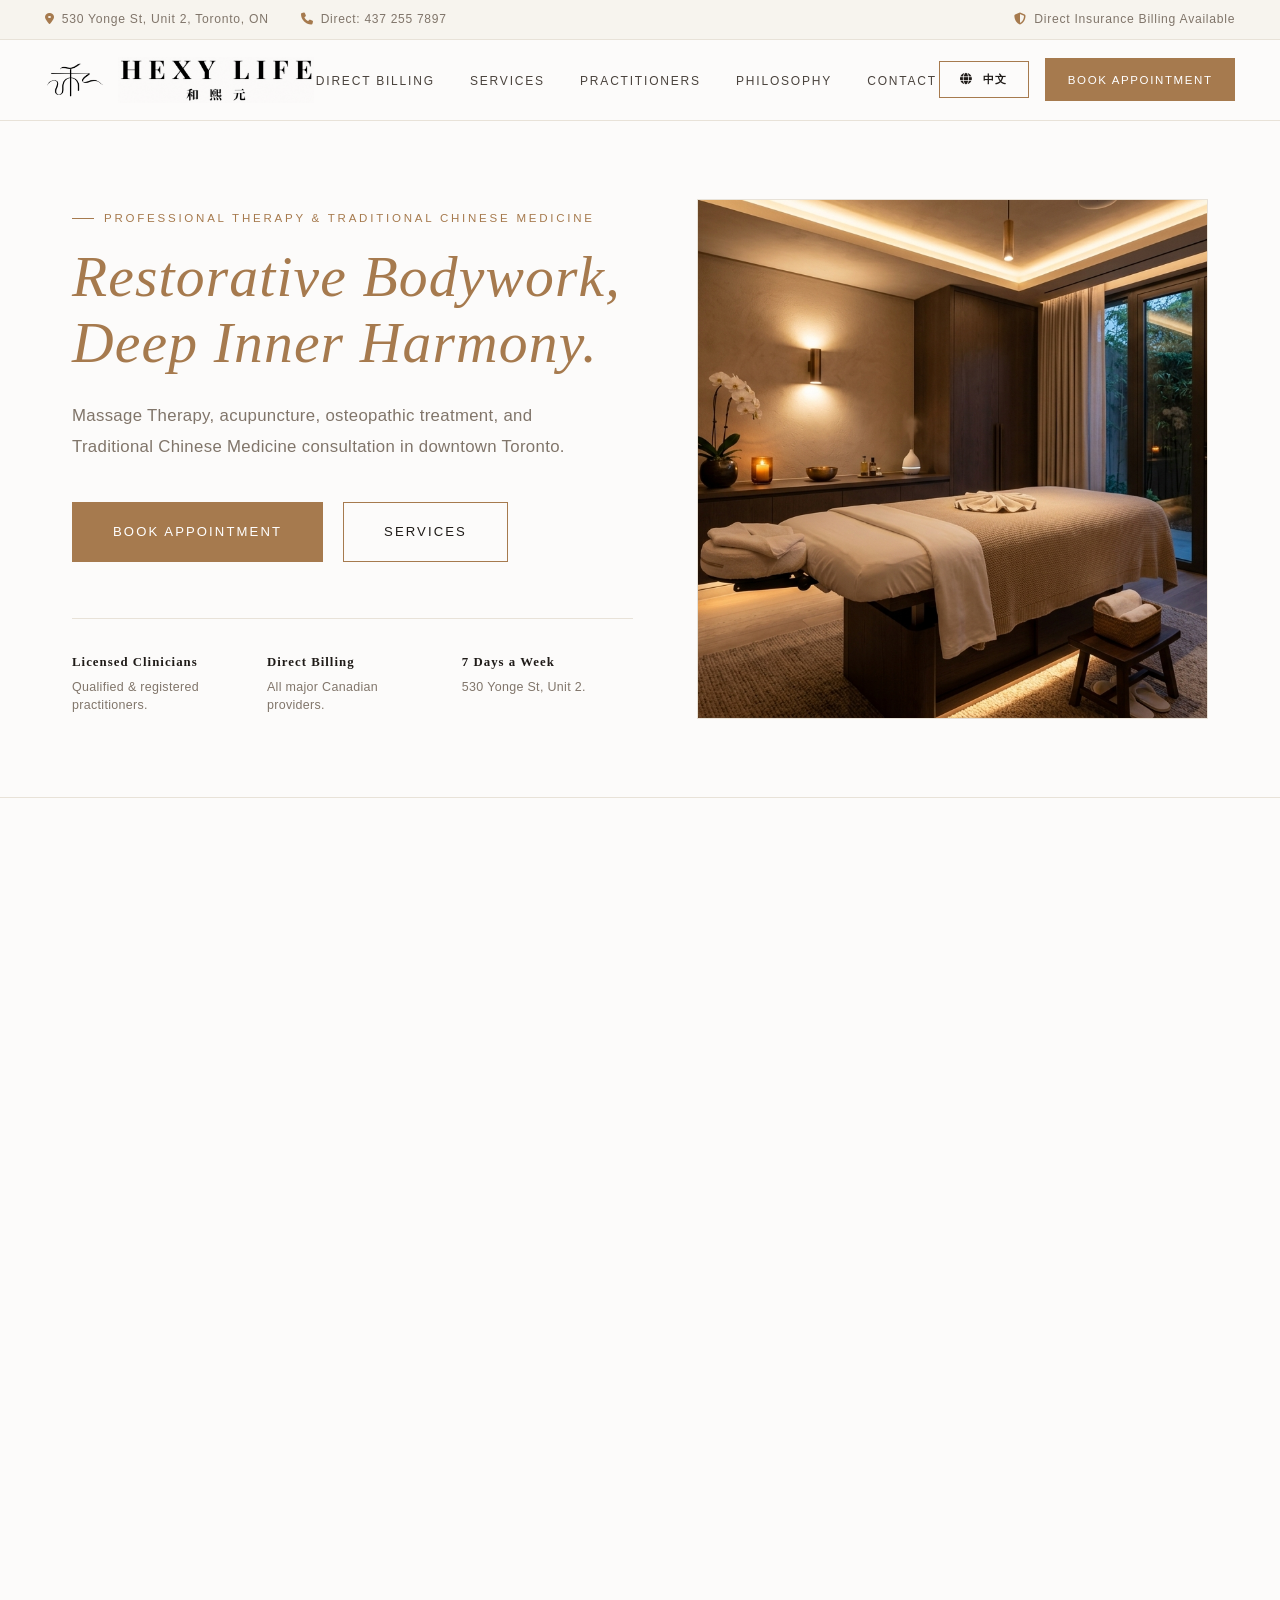
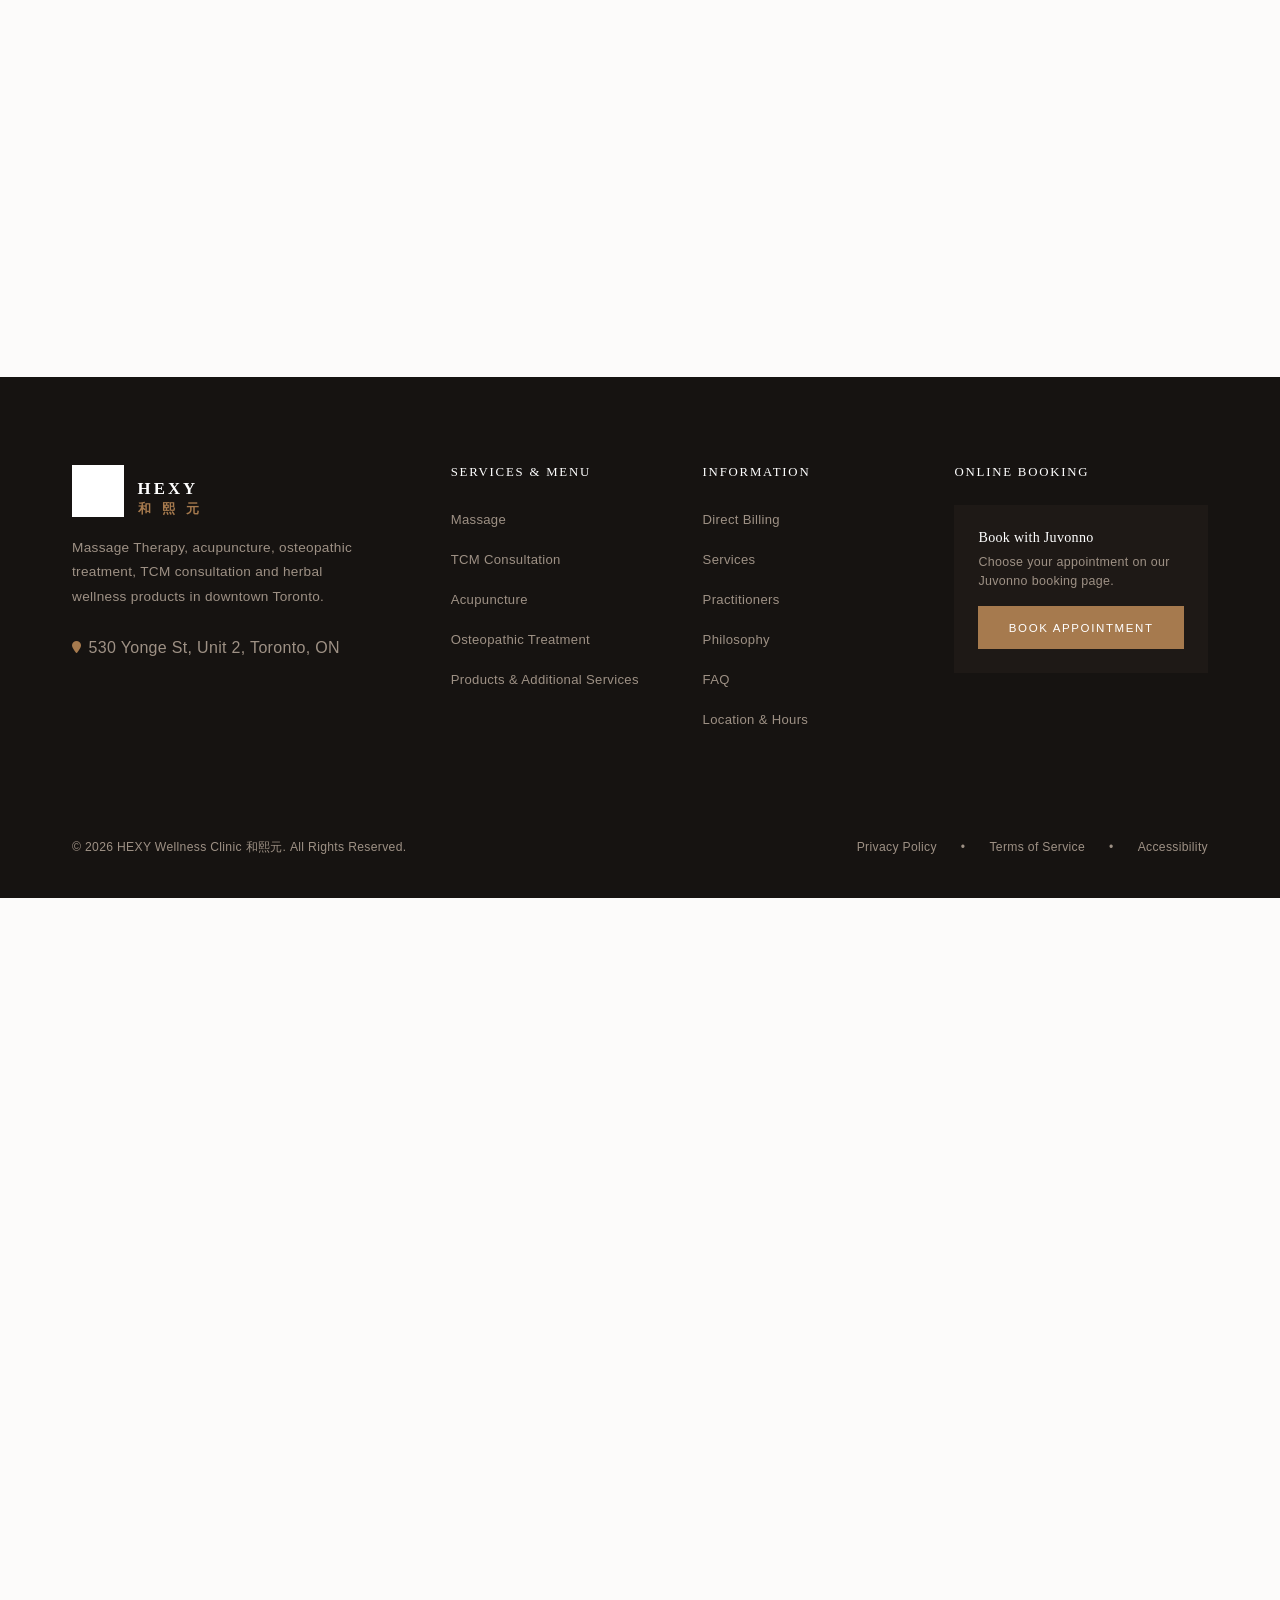
<file: pricing/index.html>
<!doctype html>
<html lang="en">
<head>
  <meta charset="utf-8">
  <meta name="viewport" content="width=device-width, initial-scale=1">
  <meta http-equiv="refresh" content="0; url=../#pricing">
  <title>Services &amp; Rates | HEXY Best Life</title>
</head>
<body>
  <p><a href="../#pricing">View services</a></p>
</body>
</html>
</file>
<file: css/styles.css>
/* ==========================================================================
   BEST LIFE 和熙元 - Massage Therapy & Holistic Wellness Clinic
   Clean Editorial Zen Design System
   Color Theme: #a67a4e | Sharp Architectural Lines (0px Radius)
   Inspirations: WaterSenseSpa & OsteoTuina
   ========================================================================== */

/* --------------------------------------------------------------------------
   Google Fonts Import
   -------------------------------------------------------------------------- */
@import url('https://fonts.googleapis.com/css2?family=Cormorant+Garamond:ital,wght@0,300;0,400;0,500;0,600;1,400&family=Montserrat:wght@300;400;500;600&family=Cinzel:wght@400;500;600&display=swap');

/* --------------------------------------------------------------------------
   Design Tokens & CSS Variables
   -------------------------------------------------------------------------- */
:root {
  /* Brand Colors */
  --primary: #a67a4e;
  --primary-light: #c2986f;
  --primary-dark: #8c6239;
  --primary-subtle: #faf6f0;
  --primary-glow: rgba(166, 122, 78, 0.12);
  --primary-border: rgba(166, 122, 78, 0.28);

  /* Light & Clean Palette */
  --bg-main: #fcfbfa;
  --bg-surface: #f7f4ee;
  --bg-card: #ffffff;
  --bg-subtle: #f2ece2;
  
  /* Text & Contrast */
  --text-main: #1f1b18;
  --text-body: #4a433d;
  --text-muted: #80756a;
  --text-light: #ab9f93;

  /* Borders & Hairlines */
  --border-light: #e8e2d8;
  --border-subtle: #f0eae0;
  --border-dark: #2d2621;

  /* Dark Accents (Used sparingly for luxury contrast) */
  --dark-bg: #161311;
  --dark-surface: #1e1916;
  --dark-card: #26201c;
  --dark-text: #f8f4ee;
  --dark-muted: #9e9185;

  /* Accents */
  --accent-green: #3d6852;
  --accent-green-bg: #f1f7f4;

  /* Typography */
  --font-serif: 'Cormorant Garamond', Garamond, 'Times New Roman', serif;
  --font-display: 'Cinzel', 'Cormorant Garamond', Georgia, serif;
  --font-body: 'Montserrat', -apple-system, BlinkMacSystemFont, 'Segoe UI', Roboto, sans-serif;

  /* Spacing & Layout */
  --container-max: 1200px;
  --header-height: 80px;
  --section-pad: 7.5rem 0;

  /* Transitions */
  --transition-fast: 0.25s cubic-bezier(0.16, 1, 0.3, 1);
  --transition-smooth: 0.4s cubic-bezier(0.16, 1, 0.3, 1);
}

/* --------------------------------------------------------------------------
   Global Reset & Zero Radius Enforcement
   -------------------------------------------------------------------------- */
*, *::before, *::after {
  box-sizing: border-box;
  margin: 0;
  padding: 0;
  border-radius: 0 !important; /* Sharp architectural aesthetic */
}

html {
  font-size: 16px;
  scroll-behavior: smooth;
  -webkit-font-smoothing: antialiased;
  -moz-osx-font-smoothing: grayscale;
}

body {
  font-family: var(--font-body);
  background-color: var(--bg-main);
  color: var(--text-body);
  line-height: 1.75;
  font-weight: 300;
  letter-spacing: 0.02em;
  overflow-x: hidden;
}

img {
  max-width: 100%;
  height: auto;
  display: block;
}

a {
  color: inherit;
  text-decoration: none;
  transition: all var(--transition-fast);
}

button, input, textarea, select {
  font-family: inherit;
  font-size: inherit;
  color: inherit;
}

/* Container */
.container {
  width: 100%;
  max-width: var(--container-max);
  margin-left: auto;
  margin-right: auto;
  padding-left: 2rem;
  padding-right: 2rem;
}

/* --------------------------------------------------------------------------
   Clean Editorial Typography
   -------------------------------------------------------------------------- */
h1, h2, h3, h4, h5, h6 {
  font-family: var(--font-serif);
  font-weight: 400;
  color: var(--text-main);
  line-height: 1.25;
  letter-spacing: 0.02em;
}

.heading-xl {
  font-size: clamp(2.5rem, 4.5vw, 4rem);
  line-height: 1.15;
  font-weight: 400;
}

.heading-lg {
  font-size: clamp(2rem, 3.2vw, 2.75rem);
  font-weight: 400;
}

.heading-md {
  font-size: clamp(1.4rem, 2vw, 1.85rem);
}

.heading-sm {
  font-size: 1.15rem;
  font-family: var(--font-display);
  letter-spacing: 0.08em;
}

.subtitle-badge {
  display: inline-block;
  font-family: var(--font-body);
  font-size: 0.72rem;
  font-weight: 500;
  letter-spacing: 0.24em;
  text-transform: uppercase;
  color: var(--primary);
  margin-bottom: 1rem;
  position: relative;
  padding-left: 2rem;
}

.subtitle-badge::before {
  content: '';
  position: absolute;
  left: 0;
  top: 50%;
  width: 1.35rem;
  height: 1px;
  background-color: var(--primary);
}

.section-header {
  text-align: center;
  max-width: 680px;
  margin: 0 auto 4.5rem auto;
}

.section-header p {
  font-size: 1rem;
  color: var(--text-muted);
  margin-top: 1.1rem;
  line-height: 1.8;
}

/* --------------------------------------------------------------------------
   Clean Minimalist Buttons
   -------------------------------------------------------------------------- */
.btn {
  display: inline-flex;
  align-items: center;
  justify-content: center;
  gap: 0.65rem;
  font-family: var(--font-body);
  font-size: 0.76rem;
  font-weight: 500;
  letter-spacing: 0.16em;
  text-transform: uppercase;
  padding: 0.95rem 2rem;
  border: 1px solid transparent;
  cursor: pointer;
  transition: all var(--transition-fast);
  background: transparent;
}

.btn-primary {
  background-color: var(--primary);
  color: #ffffff;
  border-color: var(--primary);
}

.btn-primary:hover {
  background-color: var(--primary-dark);
  border-color: var(--primary-dark);
}

.btn-dark {
  background-color: var(--dark-bg);
  color: #ffffff;
  border-color: var(--dark-bg);
}

.btn-dark:hover {
  background-color: var(--primary);
  border-color: var(--primary);
}

.btn-outline {
  background-color: transparent;
  color: var(--text-main);
  border-color: var(--primary);
}

.btn-outline:hover {
  background-color: var(--primary);
  color: #ffffff;
}

.btn-outline-light {
  background-color: transparent;
  color: #ffffff;
  border-color: rgba(255, 255, 255, 0.4);
}

.btn-outline-light:hover {
  background-color: #ffffff;
  border-color: #ffffff;
  color: var(--dark-bg);
}

.btn-sm {
  padding: 0.65rem 1.35rem;
  font-size: 0.72rem;
  letter-spacing: 0.14em;
}

.btn-lg {
  padding: 1.1rem 2.5rem;
  font-size: 0.82rem;
}

.btn-block {
  width: 100%;
}

/* --------------------------------------------------------------------------
   Top Announcement Bar (Clean Hairline)
   -------------------------------------------------------------------------- */
.announcement-bar {
  background-color: var(--bg-surface);
  color: var(--text-muted);
  font-size: 0.76rem;
  letter-spacing: 0.06em;
  padding: 0.55rem 0;
  border-bottom: 1px solid var(--border-light);
}

.announcement-inner {
  display: flex;
  justify-content: space-between;
  align-items: center;
  flex-wrap: wrap;
  gap: 0.75rem;
}

.announcement-info {
  display: flex;
  align-items: center;
  gap: 2rem;
}

.announcement-item {
  display: inline-flex;
  align-items: center;
  gap: 0.45rem;
}

.announcement-item i {
  color: var(--primary);
  font-size: 0.75rem;
}

.announcement-item a:hover {
  color: var(--primary);
}

.announcement-tag {
  color: var(--primary);
  font-weight: 500;
  letter-spacing: 0.1em;
  text-transform: uppercase;
}

/* --------------------------------------------------------------------------
   Site Header & Navigation (Airy & Clean - Full Width Alignment)
   -------------------------------------------------------------------------- */
.site-header {
  position: sticky;
  top: 0;
  background-color: rgba(252, 251, 250, 0.95);
  backdrop-filter: blur(16px);
  -webkit-backdrop-filter: blur(16px);
  border-bottom: 1px solid var(--border-light);
  z-index: 100;
  transition: background-color var(--transition-fast);
}

.site-header .container,
.announcement-bar .container {
  max-width: 100%;
  padding-left: clamp(1.5rem, 3.5vw, 3.5rem);
  padding-right: clamp(1.5rem, 3.5vw, 3.5rem);
}

.site-header.is-scrolled {
  background-color: rgba(255, 255, 255, 0.98);
  box-shadow: 0 4px 20px rgba(0, 0, 0, 0.03);
}

.header-inner {
  display: flex;
  align-items: center;
  justify-content: space-between;
  height: var(--header-height);
  width: 100%;
}

.site-logo {
  display: flex;
  align-items: center;
  gap: 0.85rem;
  flex-shrink: 0;
}

.site-logo-img {
  height: 60px;
  width: 60px;
  object-fit: contain;
  mix-blend-mode: multiply;
}

.site-logo-wordmark {
  display: block;
  width: 196px;
  height: auto;
  object-fit: contain;
  mix-blend-mode: multiply;
}

.site-logo-text {
  display: flex;
  flex-direction: column;
}

.site-logo-title {
  font-family: var(--font-display);
  font-size: 1.05rem;
  font-weight: 600;
  letter-spacing: 0.18em;
  color: var(--text-main);
  line-height: 1.1;
}

.site-logo-kanji {
  font-family: var(--font-serif);
  font-size: 0.82rem;
  letter-spacing: 0.3em;
  color: var(--primary);
  font-weight: 700;
}

/* Main Navigation (Centered in the header) */
.main-nav {
  display: flex;
  align-items: center;
  justify-content: center;
  flex-grow: 1;
}

.nav-links {
  display: flex;
  align-items: center;
  list-style: none;
  gap: 2.2rem;
}

.header-actions {
  display: flex;
  align-items: center;
  gap: 1rem;
  flex-shrink: 0;
  justify-content: flex-end;
}


.nav-link {
  font-family: var(--font-body);
  font-size: 0.75rem;
  font-weight: 500;
  letter-spacing: 0.15em;
  text-transform: uppercase;
  color: var(--text-body);
  padding: 0.5rem 0;
  position: relative;
}

.nav-link::after {
  content: '';
  position: absolute;
  bottom: 0;
  left: 0;
  width: 0%;
  height: 1px;
  background-color: var(--primary);
  transition: width var(--transition-fast);
}

.nav-link:hover {
  color: var(--primary);
}

.nav-link:hover::after {
  width: 100%;
}

.mobile-toggle {
  display: none;
  background: none;
  border: 1px solid var(--border-light);
  padding: 0.55rem;
  cursor: pointer;
  color: var(--text-main);
}


/* --------------------------------------------------------------------------
   Hero Section (Airy, Minimalist Editorial)
   -------------------------------------------------------------------------- */
.hero-section {
  position: relative;
  background-color: var(--bg-main);
  border-bottom: 1px solid var(--border-light);
  overflow: hidden;
}

.hero-grid {
  display: grid;
  grid-template-columns: 1.1fr 0.9fr;
  min-height: calc(84vh - var(--header-height));
  align-items: center;
}

.hero-content {
  padding: 4.5rem 4rem 4.5rem 0;
}

.hero-title {
  color: var(--text-main);
  margin-bottom: 1.5rem;
}

.hero-title span {
  color: var(--primary);
  font-style: italic;
  font-weight: 300;
}

.hero-lead {
  font-size: 1.05rem;
  color: var(--text-muted);
  max-width: 520px;
  line-height: 1.85;
  margin-bottom: 2.5rem;
}

.hero-cta-group {
  display: flex;
  align-items: center;
  gap: 1.25rem;
  flex-wrap: wrap;
  margin-bottom: 3.5rem;
}

.hero-features-list {
  display: grid;
  grid-template-columns: repeat(3, 1fr);
  gap: 1.5rem;
  padding-top: 2rem;
  border-top: 1px solid var(--border-light);
}

.hero-feature-item {
  display: flex;
  flex-direction: column;
  gap: 0.25rem;
}

.hero-feature-title {
  font-family: var(--font-display);
  font-size: 0.8rem;
  font-weight: 600;
  letter-spacing: 0.08em;
  color: var(--text-main);
}

.hero-feature-desc {
  font-size: 0.78rem;
  color: var(--text-muted);
  line-height: 1.5;
}

.hero-visual {
  position: relative;
  height: 520px;
}

.hero-image-wrap {
  width: 100%;
  height: 100%;
  border: 1px solid var(--border-light);
  overflow: hidden;
}

.hero-image-wrap img {
  width: 100%;
  height: 100%;
  object-fit: cover;
}

.hero-floating-card {
  position: absolute;
  bottom: 2rem;
  left: -2rem;
  background: var(--bg-card);
  border: 1px solid var(--border-light);
  padding: 1.35rem 1.65rem;
  max-width: 250px;
  box-shadow: 0 10px 30px rgba(0, 0, 0, 0.04);
}

.hero-card-number {
  font-family: var(--font-serif);
  font-size: 2rem;
  font-weight: 400;
  color: var(--primary);
  line-height: 1;
}

.hero-card-label {
  font-size: 0.72rem;
  letter-spacing: 0.1em;
  text-transform: uppercase;
  color: var(--text-muted);
  margin-top: 0.35rem;
}

/* --------------------------------------------------------------------------
   Quick Highlights Bar (Clean Minimal Dividers)
   -------------------------------------------------------------------------- */
.highlights-bar {
  background-color: var(--bg-card);
  border-bottom: 1px solid var(--border-light);
  padding: 2.5rem 0;
}

.highlights-grid {
  display: grid;
  grid-template-columns: repeat(4, 1fr);
  gap: 2rem;
}

.highlight-card {
  display: flex;
  align-items: flex-start;
  gap: 1rem;
}

.highlight-icon {
  width: 38px;
  height: 38px;
  border: 1px solid var(--border-light);
  background: var(--bg-surface);
  display: flex;
  align-items: center;
  justify-content: center;
  color: var(--primary);
  font-size: 0.95rem;
  flex-shrink: 0;
}

.highlight-text h4 {
  font-size: 0.9rem;
  font-family: var(--font-display);
  letter-spacing: 0.05em;
  margin-bottom: 0.2rem;
}

.highlight-text p {
  font-size: 0.78rem;
  color: var(--text-muted);
  line-height: 1.5;
}

/* --------------------------------------------------------------------------
   Treatments & Services Section (Clean Frameless Cards)
   -------------------------------------------------------------------------- */
.services-section {
  padding: var(--section-pad);
  background-color: var(--bg-surface);
  border-bottom: 1px solid var(--border-light);
}

.filter-tabs {
  display: flex;
  justify-content: center;
  align-items: center;
  gap: 0.5rem;
  margin-bottom: 4rem;
  flex-wrap: wrap;
}

.filter-btn {
  font-family: var(--font-body);
  font-size: 0.74rem;
  font-weight: 500;
  letter-spacing: 0.14em;
  text-transform: uppercase;
  padding: 0.65rem 1.4rem;
  background: var(--bg-card);
  color: var(--text-muted);
  border: 1px solid var(--border-light);
  cursor: pointer;
  transition: all var(--transition-fast);
}

.filter-btn:hover {
  border-color: var(--primary);
  color: var(--primary);
}

.filter-btn.active {
  background: var(--primary);
  color: #ffffff;
  border-color: var(--primary);
}

.services-grid {
  display: grid;
  grid-template-columns: repeat(3, 1fr);
  gap: 2.2rem;
}

.service-card {
  background: var(--bg-card);
  border: 1px solid var(--border-light);
  display: flex;
  flex-direction: column;
  transition: all var(--transition-smooth);
}

.service-card:hover {
  border-color: var(--primary-border);
  box-shadow: 0 12px 30px rgba(0, 0, 0, 0.04);
}

.service-image-box {
  position: relative;
  height: 230px;
  overflow: hidden;
  border-bottom: 1px solid var(--border-light);
}

.service-image-box img {
  width: 100%;
  height: 100%;
  object-fit: cover;
  transition: transform var(--transition-smooth);
}

.service-card:hover .service-image-box img {
  transform: scale(1.03);
}

.service-badge {
  position: absolute;
  top: 1rem;
  left: 1rem;
  background: rgba(255, 255, 255, 0.92);
  backdrop-filter: blur(8px);
  color: var(--text-main);
  font-family: var(--font-body);
  font-size: 0.68rem;
  letter-spacing: 0.12em;
  text-transform: uppercase;
  padding: 0.25rem 0.65rem;
  border: 1px solid var(--border-light);
  font-weight: 500;
}

.service-badge.rmt {
  color: var(--accent-green);
  border-color: rgba(61, 104, 82, 0.25);
  background: #ffffff;
}

.service-body {
  padding: 2.2rem;
  display: flex;
  flex-direction: column;
  flex-grow: 1;
}

.service-meta {
  display: flex;
  align-items: center;
  justify-content: space-between;
  margin-bottom: 0.75rem;
}

.service-tag {
  font-size: 0.7rem;
  letter-spacing: 0.18em;
  text-transform: uppercase;
  color: var(--primary);
  font-weight: 500;
}

.service-duration {
  font-size: 0.76rem;
  color: var(--text-muted);
  display: inline-flex;
  align-items: center;
  gap: 0.35rem;
}

.service-title {
  font-size: 1.45rem;
  margin-bottom: 0.85rem;
  line-height: 1.3;
}

.service-desc {
  font-size: 0.88rem;
  color: var(--text-muted);
  line-height: 1.7;
  margin-bottom: 1.5rem;
}

.service-benefits {
  list-style: none;
  margin-bottom: 1.75rem;
  padding-top: 1rem;
  border-top: 1px solid var(--border-subtle);
}

.service-benefits li {
  font-size: 0.82rem;
  color: var(--text-body);
  display: flex;
  align-items: center;
  gap: 0.5rem;
  margin-bottom: 0.45rem;
}

.service-benefits li i {
  color: var(--primary);
  font-size: 0.75rem;
}

.service-footer {
  margin-top: auto;
  display: flex;
  align-items: center;
  justify-content: space-between;
  gap: 1rem;
  padding-top: 1.25rem;
  border-top: 1px solid var(--border-light);
}

.service-price {
  display: flex;
  flex-direction: column;
}

.service-price-label {
  font-size: 0.68rem;
  text-transform: uppercase;
  letter-spacing: 0.12em;
  color: var(--text-light);
}

.service-price-val {
  font-family: var(--font-serif);
  font-size: 1.4rem;
  color: var(--primary-dark);
  font-weight: 400;
}

/* --------------------------------------------------------------------------
   Acuity Scheduling Section (Serene & Clean)
   -------------------------------------------------------------------------- */
.acuity-booking-section {
  background-color: var(--bg-main);
  padding: var(--section-pad);
  border-bottom: 1px solid var(--border-light);
}

.acuity-container-card {
  background: var(--bg-card);
  border: 1px solid var(--border-light);
  padding: 3rem;
  box-shadow: 0 10px 30px rgba(0, 0, 0, 0.02);
}

.acuity-top-bar {
  display: flex;
  align-items: center;
  justify-content: space-between;
  flex-wrap: wrap;
  gap: 1rem;
  padding-bottom: 1.5rem;
  border-bottom: 1px solid var(--border-light);
  margin-bottom: 2rem;
}

.acuity-badge-live {
  display: inline-flex;
  align-items: center;
  gap: 0.45rem;
  font-size: 0.72rem;
  letter-spacing: 0.12em;
  text-transform: uppercase;
  color: var(--accent-green);
  background: var(--accent-green-bg);
  padding: 0.3rem 0.75rem;
  border: 1px solid rgba(61, 104, 82, 0.2);
  font-weight: 500;
}

.acuity-badge-live .pulse-dot {
  width: 6px;
  height: 6px;
  background-color: var(--accent-green);
  display: inline-block;
}

.acuity-frame-wrap {
  width: 100%;
  min-height: 620px;
  background: #ffffff;
  border: 1px solid var(--border-light);
}

.acuity-frame-wrap iframe {
  width: 100%;
  height: 620px;
  border: none;
}

.acuity-steps-grid {
  display: grid;
  grid-template-columns: repeat(3, 1fr);
  gap: 2rem;
  margin-top: 2.5rem;
  padding-top: 2.2rem;
  border-top: 1px solid var(--border-light);
}

.acuity-step-item {
  display: flex;
  align-items: flex-start;
  gap: 1rem;
}

.acuity-step-number {
  font-family: var(--font-serif);
  font-size: 1.25rem;
  color: var(--primary);
  width: 34px;
  height: 34px;
  border: 1px solid var(--primary-border);
  background: var(--primary-subtle);
  display: flex;
  align-items: center;
  justify-content: center;
  flex-shrink: 0;
}

.acuity-step-content h4 {
  font-size: 0.88rem;
  font-family: var(--font-display);
  margin-bottom: 0.25rem;
}

.acuity-step-content p {
  font-size: 0.8rem;
  color: var(--text-muted);
  line-height: 1.55;
}

/* --------------------------------------------------------------------------
   Direct Insurance Billing (Minimalist Clean)
   -------------------------------------------------------------------------- */
.insurance-section {
  padding: var(--section-pad);
  background-color: var(--bg-surface);
  border-bottom: 1px solid var(--border-light);
}

.insurance-wrapper {
  display: grid;
  grid-template-columns: 1fr 1.1fr;
  gap: 4.5rem;
  align-items: center;
}

.insurance-badge {
  display: inline-flex;
  align-items: center;
  gap: 0.45rem;
  font-size: 0.72rem;
  letter-spacing: 0.16em;
  text-transform: uppercase;
  color: var(--accent-green);
  margin-bottom: 1.25rem;
  font-weight: 500;
}

.insurance-text h2 {
  margin-bottom: 1.35rem;
}

.insurance-text p {
  color: var(--text-muted);
  font-size: 0.95rem;
  line-height: 1.85;
  margin-bottom: 1.85rem;
}

.insurance-checklist {
  list-style: none;
  margin-bottom: 2.2rem;
}

.insurance-checklist li {
  display: flex;
  align-items: flex-start;
  gap: 0.75rem;
  font-size: 0.88rem;
  color: var(--text-body);
  margin-bottom: 0.85rem;
}

.insurance-checklist li i {
  color: var(--primary);
  margin-top: 4px;
  font-size: 0.85rem;
}

.insurance-providers-card {
  background: var(--bg-card);
  border: 1px solid var(--border-light);
  padding: 3rem;
}

.insurance-providers-card h3 {
  font-size: 1.15rem;
  font-family: var(--font-display);
  letter-spacing: 0.08em;
  text-transform: uppercase;
  margin-bottom: 0.4rem;
}

.insurance-providers-card p {
  font-size: 0.82rem;
  color: var(--text-muted);
  margin-bottom: 1.85rem;
}

.provider-tags-grid {
  display: grid;
  grid-template-columns: repeat(2, 1fr);
  gap: 0.75rem;
}

.provider-tag {
  background: var(--bg-surface);
  border: 1px solid var(--border-light);
  padding: 0.85rem 1rem;
  display: flex;
  align-items: center;
  gap: 0.65rem;
  font-size: 0.82rem;
  color: var(--text-body);
  transition: all var(--transition-fast);
}

.provider-tag:hover {
  border-color: var(--primary);
  color: var(--primary);
  background: #ffffff;
}

.provider-tag i {
  color: var(--primary);
  font-size: 0.75rem;
}

/* --------------------------------------------------------------------------
   Price Menu (Editorial Minimalist Table)
   -------------------------------------------------------------------------- */
.pricing-section {
  padding: var(--section-pad);
  background-color: var(--bg-main);
  border-bottom: 1px solid var(--border-light);
}

.pricing-table-wrapper {
  background: var(--bg-card);
  border: 1px solid var(--border-light);
  margin-bottom: 4rem;
  overflow-x: auto;
}

.pricing-table {
  width: 100%;
  border-collapse: collapse;
  text-align: left;
}

.pricing-table th, .pricing-table td {
  padding: 1.35rem 1.85rem;
  border-bottom: 1px solid var(--border-light);
}

.pricing-table th {
  background: var(--bg-surface);
  font-family: var(--font-display);
  font-size: 0.76rem;
  letter-spacing: 0.12em;
  text-transform: uppercase;
  color: var(--text-main);
  font-weight: 600;
}

.pricing-table td {
  font-size: 0.9rem;
}

.pricing-table tr:last-child td {
  border-bottom: none;
}

.pricing-table tr:hover td {
  background: var(--primary-subtle);
}

.treatment-col-title {
  font-family: var(--font-serif);
  font-size: 1.15rem;
  color: var(--text-main);
}

.treatment-col-desc {
  font-size: 0.78rem;
  color: var(--text-muted);
  margin-top: 0.2rem;
}

.price-val-highlight {
  font-family: var(--font-serif);
  font-size: 1.15rem;
  color: var(--primary-dark);
}

.pricing-scope-notice {
  background: var(--bg-surface);
  border: 1px solid var(--border-light);
  border-left: 3px solid var(--primary);
  padding: 1.25rem 1.75rem;
  margin-bottom: 2.5rem;
  display: flex;
  align-items: center;
  gap: 1rem;
  font-size: 0.84rem;
  color: var(--text-body);
  line-height: 1.6;
}

.pricing-scope-notice i {
  color: var(--primary);
  font-size: 1.1rem;
  flex-shrink: 0;
}

.pricing-cat-nav {
  display: flex;
  flex-wrap: wrap;
  gap: 0.5rem;
  margin-bottom: 2.5rem;
  justify-content: center;
}

.pricing-cat-btn {
  font-family: var(--font-body);
  font-size: 0.76rem;
  font-weight: 500;
  letter-spacing: 0.08em;
  text-transform: uppercase;
  padding: 0.75rem 1.25rem;
  background: var(--bg-card);
  color: var(--text-muted);
  border: 1px solid var(--border-light);
  cursor: pointer;
  transition: all var(--transition-fast);
}

.pricing-cat-btn:hover {
  border-color: var(--primary);
  color: var(--primary);
}

.pricing-cat-btn.active {
  background: var(--primary);
  color: #ffffff;
  border-color: var(--primary);
}

.pricing-panel {
  display: none;
  animation: fadeIn 0.35s ease forwards;
}

.pricing-panel.active {
  display: block;
}

.pricing-items-list {
  display: flex;
  flex-direction: column;
  gap: 1.25rem;
  margin-bottom: 3rem;
}

.pricing-item-card {
  background: var(--bg-card);
  border: 1px solid var(--border-light);
  padding: 1.5rem 2rem;
  display: flex;
  justify-content: space-between;
  align-items: center;
  gap: 1.5rem;
  transition: all var(--transition-fast);
}

.pricing-item-card:hover {
  border-color: var(--primary-border);
  box-shadow: 0 4px 16px rgba(0, 0, 0, 0.03);
}

.pricing-item-info {
  flex: 1;
}

.pricing-item-header {
  display: flex;
  align-items: baseline;
  gap: 0.75rem;
  margin-bottom: 0.35rem;
  flex-wrap: wrap;
}

.pricing-item-title {
  font-family: var(--font-serif);
  font-size: 1.15rem;
  color: var(--text-main);
}

.pricing-item-cn {
  font-size: 0.85rem;
  color: var(--primary);
  font-weight: 500;
  letter-spacing: 0.05em;
}

.pricing-item-desc {
  font-size: 0.82rem;
  color: var(--text-muted);
  line-height: 1.55;
}

.service-menu-note {
  color: var(--text-muted);
  font-size: 0.85rem;
  line-height: 1.8;
  margin-bottom: 2rem;
}

.pricing-item-rates {
  display: flex;
  align-items: center;
  gap: 0.75rem;
  flex-wrap: wrap;
  justify-content: flex-end;
}

.rate-pill {
  background: var(--bg-surface);
  border: 1px solid var(--border-light);
  padding: 0.5rem 0.85rem;
  text-align: center;
  display: inline-flex;
  flex-direction: column;
  gap: 0.15rem;
}

.rate-pill-dur {
  font-size: 0.68rem;
  color: var(--text-muted);
  text-transform: uppercase;
  letter-spacing: 0.05em;
}

.rate-pill-price {
  font-family: var(--font-serif);
  font-size: 1.05rem;
  color: var(--text-main);
  font-weight: 600;
}

.products-grid {
  display: grid;
  grid-template-columns: repeat(3, 1fr);
  gap: 1.5rem;
  margin-bottom: 3rem;
}

.product-card {
  background: var(--bg-card);
  border: 1px solid var(--border-light);
  padding: 2rem 1.75rem;
  display: flex;
  flex-direction: column;
  justify-content: space-between;
  transition: all var(--transition-fast);
}

.product-card:hover {
  border-color: var(--primary);
  transform: translateY(-2px);
}

.product-card-top {
  margin-bottom: 1.5rem;
}

.product-card-title {
  font-family: var(--font-serif);
  font-size: 1.15rem;
  color: var(--text-main);
  margin-bottom: 0.2rem;
}

.product-card-cn {
  font-size: 0.82rem;
  color: var(--primary);
  font-weight: 500;
  margin-bottom: 0.75rem;
}

.product-card-desc {
  font-size: 0.8rem;
  color: var(--text-muted);
  line-height: 1.6;
}

.product-card-footer {
  display: flex;
  justify-content: space-between;
  align-items: center;
  padding-top: 1rem;
  border-top: 1px solid var(--border-light);
}

.product-card-price {
  font-family: var(--font-serif);
  font-size: 1.25rem;
  color: var(--primary-dark);
  font-weight: 600;
}

@media (max-width: 900px) {
  .pricing-item-card {
    flex-direction: column;
    align-items: flex-start;
  }
  .pricing-item-rates {
    width: 100%;
    justify-content: flex-start;
  }
  .products-grid {
    grid-template-columns: 1fr;
  }
}

/* --------------------------------------------------------------------------
   About & Philosophy ("和熙元")
   -------------------------------------------------------------------------- */
.practitioners-section {
  padding: var(--section-pad);
  background: var(--bg-surface);
  scroll-margin-top: 6rem;
}

.practitioners-grid {
  display: grid;
  grid-template-columns: repeat(3, minmax(0, 1fr));
  gap: 1.75rem;
  align-items: stretch;
}

.practitioner-card {
  display: flex;
  flex-direction: column;
  min-width: 0;
  background: var(--bg-card);
  border: 1px solid var(--border-light);
}

.practitioner-photo {
  flex-shrink: 0;
  width: 100%;
  height: 15rem;
  object-fit: cover;
  object-position: center 25%;
}

.practitioner-photo-placeholder {
  display: flex;
  flex-direction: column;
  align-items: center;
  justify-content: center;
  gap: 1rem;
  background: var(--bg-subtle);
  border-bottom: 1px solid var(--border-light);
  color: var(--primary-dark);
  font-size: 0.875rem;
}

.practitioner-photo-placeholder svg {
  width: 4.5rem;
  height: 5.4rem;
  stroke: currentColor;
  stroke-width: 1.25;
}

.practitioner-content {
  padding: 1.75rem;
  display: flex;
  flex-direction: column;
  flex: 1;
}
.practitioner-content h3 {
  font-family: var(--font-serif);
  font-size: 1.85rem;
  line-height: 1.2;
  color: var(--text-main);
  margin-bottom: 0.75rem;
}
.practitioner-role {
  font-size: 0.875rem;
  font-weight: 500;
  line-height: 1.7;
  color: var(--primary-dark);
  margin-bottom: 1rem;
}
.practitioner-intro, .practitioner-modal-body {
  font-size: 1rem;
  line-height: 1.85;
  letter-spacing: 0;
}
.practitioner-intro { margin-bottom: 1.25rem; }
.practitioner-biography-trigger {
  margin-top: auto;
  width: 100%;
  text-align: left;
  background: transparent;
  border: 0;
  cursor: pointer;
  color: var(--primary-dark);
  font-size: 0.875rem;
  font-weight: 500;
  padding: 0.75rem 0;
  border-top: 1px solid var(--border-light);
}
.practitioner-biography-trigger:focus-visible,
.practitioner-modal-close:focus-visible {
  outline: 2px solid var(--primary-dark);
  outline-offset: 4px;
}
.practitioner-modal {
  margin: auto;
  width: min(48rem, calc(100% - 2rem));
  max-height: 85vh;
  max-height: 85dvh;
  padding: clamp(1.5rem, 4vw, 3rem);
  overflow-y: auto;
  overscroll-behavior: contain;
  background: var(--bg-card);
  color: var(--text-body);
  border: 1px solid var(--border-light);
  box-shadow: 0 1.5rem 5rem rgba(0, 0, 0, 0.2);
}
.practitioner-modal[open] { animation: biography-open 240ms ease-out both; }
.practitioner-modal::backdrop {
  background: rgba(22, 19, 17, 0.65);
  animation: biography-backdrop-open 240ms ease-out both;
}
.practitioner-modal.is-closing { animation: biography-close 180ms ease-in both; }
.practitioner-modal.is-closing::backdrop { animation: biography-backdrop-close 180ms ease-in both; }
.practitioner-modal-header {
  display: flex;
  align-items: flex-start;
  justify-content: space-between;
  gap: 1rem;
  margin-bottom: 1rem;
}
.practitioner-modal-header h2 { font-size: clamp(1.75rem, 4vw, 2.5rem); }
.practitioner-modal-close {
  display: inline-flex;
  align-items: center;
  gap: 0.5rem;
  flex-shrink: 0;
  padding: 0.5rem;
  border: 1px solid var(--border-light);
  background: transparent;
  cursor: pointer;
  font-size: 0.875rem;
}
.practitioner-modal-body p + p { margin-top: 1rem; }
@keyframes biography-open {
  from { opacity: 0; transform: translateY(1.25rem) scale(0.98); }
  to { opacity: 1; transform: translateY(0) scale(1); }
}
@keyframes biography-close {
  from { opacity: 1; transform: translateY(0) scale(1); }
  to { opacity: 0; transform: translateY(0.75rem) scale(0.98); }
}
@keyframes biography-backdrop-open { from { opacity: 0; } to { opacity: 1; } }
@keyframes biography-backdrop-close { from { opacity: 1; } to { opacity: 0; } }
@media (prefers-reduced-motion: reduce) {
  .practitioner-modal[open], .practitioner-modal::backdrop { animation: none; }
}

@media (max-width: 1200px) and (min-width: 769px) {
  .main-nav { display: none; }
  .header-actions .mobile-toggle { display: flex; }
}
@media (max-width: 1080px) {
  .practitioners-grid { grid-template-columns: repeat(2, minmax(0, 1fr)); }
}
@media (max-width: 640px) {
  .practitioners-grid { grid-template-columns: minmax(0, 1fr); }
  .practitioner-content { padding: 1.5rem; }
}

.about-section {
  padding: var(--section-pad);
  background-color: var(--bg-surface);
  border-bottom: 1px solid var(--border-light);
}

.about-grid {
  display: grid;
  grid-template-columns: 1fr 1fr;
  gap: 4.5rem;
  align-items: center;
}

.about-image-wrapper {
  position: relative;
  border: 1px solid var(--border-light);
}

.about-image-wrapper img {
  width: 100%;
  height: 500px;
  object-fit: cover;
}

.about-seal-card {
  position: absolute;
  bottom: -1.5rem;
  right: -1.5rem;
  background: var(--bg-card);
  border: 1px solid var(--border-light);
  padding: 1.5rem 2rem;
  text-align: center;
  box-shadow: 0 10px 30px rgba(0, 0, 0, 0.04);
}

.about-seal-kanji {
  font-family: var(--font-serif);
  font-size: 2.2rem;
  color: var(--primary);
  letter-spacing: 0.25em;
}

.about-seal-meaning {
  font-size: 0.7rem;
  text-transform: uppercase;
  letter-spacing: 0.16em;
  color: var(--text-muted);
  margin-top: 0.25rem;
}

.about-content h2 {
  margin-bottom: 1.5rem;
}

.about-content p {
  color: var(--text-muted);
  font-size: 0.95rem;
  line-height: 1.85;
  margin-bottom: 1.5rem;
}

.philosophy-points {
  display: grid;
  grid-template-columns: 1fr 1fr;
  gap: 1.5rem;
  margin-top: 2.2rem;
  padding-top: 2rem;
  border-top: 1px solid var(--border-light);
}

.philosophy-point h4 {
  font-size: 0.88rem;
  font-family: var(--font-display);
  letter-spacing: 0.05em;
  margin-bottom: 0.4rem;
  display: flex;
  align-items: center;
  gap: 0.5rem;
}

.philosophy-point h4 i {
  color: var(--primary);
  font-size: 0.8rem;
}

.philosophy-point p {
  font-size: 0.8rem;
  color: var(--text-muted);
  line-height: 1.6;
}

/* --------------------------------------------------------------------------
   Reviews & Testimonials (Light Editorial Cards)
   -------------------------------------------------------------------------- */
.reviews-section {
  padding: var(--section-pad);
  background-color: var(--bg-main);
  border-bottom: 1px solid var(--border-light);
}

.reviews-summary-bar {
  display: flex;
  align-items: center;
  justify-content: center;
  gap: 2rem;
  background: var(--bg-card);
  border: 1px solid var(--border-light);
  padding: 1.25rem 2rem;
  max-width: 600px;
  margin: 0 auto 4rem auto;
}

.rating-stars {
  color: var(--primary);
  font-size: 1rem;
  display: inline-flex;
  gap: 0.25rem;
}

.rating-score {
  font-family: var(--font-serif);
  font-size: 1.35rem;
  color: var(--text-main);
}

.rating-source {
  font-size: 0.78rem;
  color: var(--text-muted);
}

.reviews-grid {
  display: grid;
  grid-template-columns: repeat(3, 1fr);
  gap: 2rem;
}

.review-card {
  background: var(--bg-card);
  border: 1px solid var(--border-light);
  padding: 2.5rem 2rem;
  display: flex;
  flex-direction: column;
  justify-content: space-between;
  transition: all var(--transition-fast);
}

.review-card:hover {
  border-color: var(--primary);
}

.review-quote {
  font-family: var(--font-serif);
  font-size: 1.15rem;
  line-height: 1.7;
  color: var(--text-main);
  font-style: italic;
  margin-bottom: 1.85rem;
}

.review-author-box {
  display: flex;
  align-items: center;
  justify-content: space-between;
  padding-top: 1.2rem;
  border-top: 1px solid var(--border-subtle);
}

.author-info h4 {
  font-size: 0.85rem;
  font-family: var(--font-display);
  letter-spacing: 0.05em;
  margin-bottom: 0.15rem;
}

.author-treatment {
  font-size: 0.72rem;
  color: var(--primary);
  text-transform: uppercase;
  letter-spacing: 0.1em;
}

.verified-badge {
  font-size: 0.7rem;
  color: var(--accent-green);
  display: inline-flex;
  align-items: center;
  gap: 0.3rem;
}

/* --------------------------------------------------------------------------
   FAQ Accordion (Crisp Minimalist Lines)
   -------------------------------------------------------------------------- */
.faq-section {
  padding: var(--section-pad);
  background-color: var(--bg-surface);
  border-bottom: 1px solid var(--border-light);
}

.faq-container {
  max-width: 800px;
  margin: 0 auto;
}

.faq-item {
  background: var(--bg-card);
  border: 1px solid var(--border-light);
  margin-bottom: 1rem;
  transition: border-color var(--transition-fast);
}

.faq-item.active {
  border-color: var(--primary);
}

.faq-header {
  padding: 1.35rem 1.85rem;
  display: flex;
  justify-content: space-between;
  align-items: center;
  cursor: pointer;
  user-select: none;
}

.faq-question {
  font-family: var(--font-serif);
  font-size: 1.15rem;
  color: var(--text-main);
}

.faq-icon {
  color: var(--primary);
  font-size: 0.85rem;
  transition: transform var(--transition-fast);
}

.faq-item.active .faq-icon {
  transform: rotate(180deg);
}

.faq-body {
  padding: 0 1.85rem 1.6rem 1.85rem;
  display: none;
  font-size: 0.88rem;
  color: var(--text-muted);
  line-height: 1.8;
}

.faq-item.active .faq-body {
  display: block;
}

/* --------------------------------------------------------------------------
   Location, Hours & Email Inquiry Form
   -------------------------------------------------------------------------- */
.contact-section {
  padding: var(--section-pad);
  background-color: var(--bg-main);
  border-bottom: 1px solid var(--border-light);
}

.contact-grid {
  display: grid;
  grid-template-columns: 1fr 1fr;
  gap: 4rem;
}

.clinic-info-card {
  background: var(--bg-card);
  border: 1px solid var(--border-light);
  padding: 3rem;
  height: 100%;
  display: flex;
  flex-direction: column;
  justify-content: space-between;
}

.clinic-info-card h2 {
  margin-bottom: 2rem;
}

.contact-details-list {
  display: flex;
  flex-direction: column;
  gap: 1.85rem;
  margin-bottom: 2.5rem;
}

.contact-detail-item {
  display: flex;
  align-items: flex-start;
  gap: 1rem;
}

.contact-detail-icon {
  width: 38px;
  height: 38px;
  border: 1px solid var(--border-light);
  background: var(--bg-surface);
  display: flex;
  align-items: center;
  justify-content: center;
  color: var(--primary);
  flex-shrink: 0;
  font-size: 0.95rem;
}

.contact-detail-content h4 {
  font-size: 0.8rem;
  font-family: var(--font-display);
  letter-spacing: 0.08em;
  text-transform: uppercase;
  margin-bottom: 0.25rem;
}

.contact-detail-content p, .contact-detail-content a {
  font-size: 0.88rem;
  color: var(--text-muted);
}

.contact-detail-content a:hover {
  color: var(--primary);
}

.hours-table {
  border-top: 1px solid var(--border-light);
  padding-top: 1.5rem;
}

.hours-row {
  display: flex;
  justify-content: space-between;
  font-size: 0.82rem;
  color: var(--text-muted);
  margin-bottom: 0.65rem;
}

.hours-row.highlight {
  color: var(--text-main);
  font-weight: 500;
}

/* Clean Contact Form */
.contact-form-card {
  background: var(--bg-card);
  border: 1px solid var(--border-light);
  padding: 3rem;
}

.contact-form-card h3 {
  font-size: 1.65rem;
  margin-bottom: 0.4rem;
}

.contact-form-card p {
  color: var(--text-muted);
  font-size: 0.88rem;
  margin-bottom: 2rem;
}

.form-group {
  margin-bottom: 1.35rem;
}

.form-group label {
  display: block;
  font-size: 0.72rem;
  font-weight: 500;
  letter-spacing: 0.12em;
  text-transform: uppercase;
  color: var(--text-main);
  margin-bottom: 0.45rem;
}

.form-input, .form-textarea, .form-select {
  width: 100%;
  padding: 0.85rem 1rem;
  border: 1px solid var(--border-light);
  background: var(--bg-surface);
  color: var(--text-main);
  font-size: 0.88rem;
  transition: all var(--transition-fast);
}

.form-input:focus, .form-textarea:focus, .form-select:focus {
  outline: none;
  border-color: var(--primary);
  background: #ffffff;
}

.form-textarea {
  min-height: 120px;
  resize: vertical;
}

.form-row {
  display: grid;
  grid-template-columns: 1fr 1fr;
  gap: 1.2rem;
}

/* --------------------------------------------------------------------------
   Footer (Refined & Minimalist)
   -------------------------------------------------------------------------- */
.site-footer {
  background-color: var(--dark-bg);
  color: var(--dark-text);
  padding: 5.5rem 0 2.5rem 0;
}

.footer-grid {
  display: grid;
  grid-template-columns: 1.4fr 0.85fr 0.85fr 1.1fr;
  gap: 3.5rem;
  margin-bottom: 4.5rem;
}

.footer-brand .site-logo-img {
  filter: brightness(0) invert(1);
  mix-blend-mode: screen;
  height: 52px;
  width: 52px;
  margin-bottom: 1.2rem;
}

.footer-brand p {
  color: var(--dark-muted);
  font-size: 0.85rem;
  line-height: 1.8;
  max-width: 300px;
  margin-bottom: 1.5rem;
}

.footer-col h4 {
  font-size: 0.8rem;
  font-family: var(--font-display);
  letter-spacing: 0.14em;
  text-transform: uppercase;
  color: #ffffff;
  margin-bottom: 1.5rem;
}

.footer-links {
  list-style: none;
  display: flex;
  flex-direction: column;
  gap: 0.75rem;
}

.footer-links a {
  color: var(--dark-muted);
  font-size: 0.82rem;
  transition: color var(--transition-fast);
}

.footer-links a:hover {
  color: var(--primary-light);
}

.footer-booking-box {
  background: var(--dark-surface);
  border: 1px solid var(--dark-border);
  padding: 1.5rem;
}

.footer-booking-box h5 {
  color: #ffffff;
  font-size: 0.88rem;
  font-family: var(--font-display);
  margin-bottom: 0.4rem;
}

.footer-booking-box p {
  font-size: 0.78rem;
  color: var(--dark-muted);
  margin-bottom: 1rem;
  line-height: 1.5;
}

.footer-bottom {
  padding-top: 2rem;
  border-top: 1px solid var(--dark-border);
  display: flex;
  justify-content: space-between;
  align-items: center;
  flex-wrap: wrap;
  gap: 1rem;
  font-size: 0.76rem;
  color: var(--dark-muted);
}

.footer-legal-links {
  display: flex;
  gap: 1.5rem;
}

.footer-legal-links a:hover {
  color: var(--primary-light);
}

/* --------------------------------------------------------------------------
   Toast Notification
   -------------------------------------------------------------------------- */
.toast-notification {
  position: fixed;
  bottom: 2rem;
  right: 2rem;
  background: var(--bg-card);
  color: var(--text-main);
  border: 1px solid var(--primary);
  padding: 1rem 1.5rem;
  box-shadow: 0 10px 30px rgba(0, 0, 0, 0.08);
  z-index: 2000;
  display: flex;
  align-items: center;
  gap: 0.75rem;
  font-size: 0.85rem;
  transform: translateY(80px);
  opacity: 0;
  transition: all var(--transition-smooth);
}

.toast-notification.active {
  transform: translateY(0);
  opacity: 1;
}

.toast-notification i {
  color: var(--primary);
}

/* --------------------------------------------------------------------------
   Mobile Navigation Drawer
   -------------------------------------------------------------------------- */
.mobile-nav-drawer {
  position: fixed;
  top: 0;
  right: 0;
  bottom: 0;
  width: 300px;
  background: var(--bg-card);
  z-index: 200;
  padding: 2.5rem 2rem;
  transform: translateX(100%);
  transition: transform var(--transition-smooth);
  border-left: 1px solid var(--border-light);
  display: flex;
  flex-direction: column;
  justify-content: space-between;
}

.mobile-nav-drawer.active {
  transform: translateX(0);
}

.mobile-drawer-header {
  display: flex;
  align-items: center;
  justify-content: space-between;
  padding-bottom: 1.25rem;
  border-bottom: 1px solid var(--border-light);
}

.mobile-nav-links {
  list-style: none;
  display: flex;
  flex-direction: column;
  gap: 1.2rem;
  margin: 2.5rem 0;
}

.mobile-nav-link {
  font-family: var(--font-body);
  font-size: 0.82rem;
  letter-spacing: 0.14em;
  text-transform: uppercase;
  color: var(--text-main);
  display: block;
}

.mobile-nav-link:hover {
  color: var(--primary);
}

.drawer-backdrop {
  position: fixed;
  inset: 0;
  background: rgba(0, 0, 0, 0.4);
  z-index: 199;
  display: none;
}

.drawer-backdrop.active {
  display: block;
}

/* --------------------------------------------------------------------------
   Mobile Quick Sticky Action Bar (Mobile Only)
   -------------------------------------------------------------------------- */
.mobile-bottom-bar {
  display: none;
  position: fixed;
  bottom: 0;
  left: 0;
  right: 0;
  background: rgba(255, 255, 255, 0.96);
  backdrop-filter: blur(12px);
  -webkit-backdrop-filter: blur(12px);
  border-top: 1px solid var(--border-light);
  padding: 0.65rem 1rem;
  z-index: 99;
  box-shadow: 0 -4px 16px rgba(0, 0, 0, 0.05);
}

.mobile-bottom-inner {
  display: grid;
  grid-template-columns: 1fr 1.35fr;
  gap: 0.65rem;
  align-items: center;
}

.mobile-bottom-btn-call {
  display: inline-flex;
  align-items: center;
  justify-content: center;
  gap: 0.4rem;
  font-family: var(--font-body);
  font-size: 0.74rem;
  font-weight: 500;
  letter-spacing: 0.08em;
  text-transform: uppercase;
  padding: 0.75rem 0.5rem;
  background: var(--bg-surface);
  border: 1px solid var(--border-light);
  color: var(--text-main);
}

.mobile-bottom-btn-book {
  display: inline-flex;
  align-items: center;
  justify-content: center;
  gap: 0.4rem;
  font-family: var(--font-body);
  font-size: 0.74rem;
  font-weight: 500;
  letter-spacing: 0.08em;
  text-transform: uppercase;
  padding: 0.75rem 0.5rem;
  background: var(--primary);
  border: 1px solid var(--primary);
  color: #ffffff;
}

/* --------------------------------------------------------------------------
   Comprehensive Mobile & Tablet Media Queries
   -------------------------------------------------------------------------- */
@media (max-width: 1080px) {
  :root {
    --section-pad: 5rem 0;
  }
  .hero-grid {
    grid-template-columns: 1fr;
  }
  .hero-content {
    padding: 3rem 0 2rem 0;
  }
  .hero-visual {
    height: 380px;
  }
  .hero-floating-card {
    left: 1rem;
    bottom: 1rem;
  }
  .services-grid {
    grid-template-columns: repeat(2, 1fr);
  }
  .highlights-grid {
    grid-template-columns: repeat(2, 1fr);
  }
  .insurance-wrapper {
    grid-template-columns: 1fr;
    gap: 2.5rem;
  }
  .about-grid {
    grid-template-columns: 1fr;
    gap: 2.5rem;
  }
  .contact-grid {
    grid-template-columns: 1fr;
    gap: 2.5rem;
  }
  .footer-grid {
    grid-template-columns: repeat(2, 1fr);
  }
  .addons-grid {
    grid-template-columns: repeat(2, 1fr);
  }
}

@media (max-width: 768px) {
  :root {
    --section-pad: 3.5rem 0;
    --header-height: 62px;
  }

  body {
    padding-bottom: 60px; /* Space for mobile sticky action bar */
  }

  .mobile-bottom-bar {
    display: block;
  }

  .container {
    padding-left: 1.15rem;
    padding-right: 1.15rem;
  }

  /* --------------------------------------------------------------------------
     Refined Mobile Top Announcement Bar (Ultra-Slim Minimal Ribbon)
     -------------------------------------------------------------------------- */
  .hide-on-mobile {
    display: none !important;
  }

  .announcement-bar {
    padding: 0.35rem 0;
    font-size: 0.70rem;
    letter-spacing: 0.04em;
    background-color: #f7f4ee;
    border-bottom: 1px solid rgba(166, 122, 78, 0.15);
    overflow: hidden;
  }

  .announcement-inner {
    display: flex;
    justify-content: center;
    align-items: center;
    text-align: center;
    flex-wrap: nowrap;
    width: 100%;
    gap: 0;
  }

  .announcement-info {
    display: flex;
    align-items: center;
    justify-content: center;
    flex-wrap: nowrap;
    gap: 0.45rem;
    width: 100%;
    overflow: hidden;
  }

  .announcement-info.announcement-extra {
    display: none !important; /* Hide duplicate tag to keep strictly 1 clean row */
  }

  .announcement-item {
    font-size: 0.70rem;
    gap: 0.28rem;
    white-space: nowrap;
    display: inline-flex;
    align-items: center;
    flex-shrink: 0;
  }

  .announcement-item.announcement-loc::after {
    content: '•';
    color: var(--primary);
    margin-left: 0.45rem;
  }

  .announcement-item:not(.announcement-loc)::after {
    content: '';
  }

  .announcement-item i {
    font-size: 0.65rem;
  }


  /* --------------------------------------------------------------------------
     Refined Mobile Site Header
     -------------------------------------------------------------------------- */
  .site-header {
    height: 62px;
  }

  .site-header .container {
    padding-left: 1.15rem;
    padding-right: 1.15rem;
  }

  .header-inner {
    height: 62px;
  }

  .site-logo {
    gap: 0.65rem;
  }

  .site-logo-img {
    height: 44px;
    width: 44px;
  }

  .site-logo-wordmark {
    width: 140px;
  }

  .site-logo-title {
    font-size: 0.88rem;
    letter-spacing: 0.14em;
  }

  .site-logo-kanji {
    font-size: 0.70rem;
    letter-spacing: 0.22em;
  }

  .main-nav {
    display: none;
  }

  .header-actions {
    gap: 0.45rem;
  }

  /* Compact Language Toggle on Mobile */
  .header-actions .js-lang-toggle {
    padding: 0.38rem 0.65rem;
    font-size: 0.68rem;
    letter-spacing: 0.1em;
    height: 36px;
    display: inline-flex;
    align-items: center;
    gap: 0.3rem;
  }

  /* Mobile Toggle Button */
  .mobile-toggle {
    display: flex;
    align-items: center;
    justify-content: center;
    width: 36px;
    height: 36px;
    padding: 0;
    font-size: 0.85rem;
    border: 1px solid var(--border-light);
    background: transparent;
    color: var(--text-main);
  }

  /* Header Book button hidden on mobile in favor of bottom sticky bar */
  .header-actions .btn-primary {
    display: none;
  }


  /* Hero Section */
  .hero-content {
    padding: 2.2rem 0 1.8rem 0;
  }
  .subtitle-badge {
    font-size: 0.68rem;
    margin-bottom: 0.75rem;
  }
  .hero-title {
    font-size: 2.15rem;
    line-height: 1.2;
    margin-bottom: 1rem;
  }
  .hero-lead {
    font-size: 0.92rem;
    line-height: 1.7;
    margin-bottom: 1.85rem;
  }
  .hero-cta-group {
    gap: 0.85rem;
    margin-bottom: 2rem;
  }
  .hero-cta-group .btn {
    width: 100%;
  }

  /* Simplify hero features to reduce mobile clutter */
  .hero-features-list {
    grid-template-columns: 1fr;
    gap: 0.65rem;
    padding-top: 1.25rem;
  }
  .hero-feature-item {
    flex-direction: row;
    align-items: center;
    gap: 0.5rem;
  }
  .hero-feature-desc {
    display: none; /* Clean concise text on mobile */
  }
  .hero-feature-title::before {
    content: '• ';
    color: var(--primary);
  }

  .hero-visual {
    height: 280px;
  }
  .hero-floating-card {
    position: static;
    margin-top: 1rem;
    max-width: 100%;
    display: flex;
    align-items: center;
    justify-content: space-between;
    padding: 0.85rem 1.25rem;
  }
  .hero-card-number {
    font-size: 1.5rem;
  }
  .hero-card-label {
    margin-top: 0;
  }

  /* Highlights Bar */
  .highlights-bar {
    padding: 1.8rem 0;
  }
  .highlights-grid {
    grid-template-columns: 1fr 1fr;
    gap: 1.25rem;
  }
  .highlight-card {
    gap: 0.65rem;
  }
  .highlight-icon {
    width: 32px;
    height: 32px;
    font-size: 0.8rem;
  }
  .highlight-text h4 {
    font-size: 0.8rem;
  }
  .highlight-text p {
    font-size: 0.72rem;
  }

  /* Filter Tabs Scrollable */
  .filter-tabs {
    justify-content: flex-start;
    flex-wrap: nowrap;
    overflow-x: auto;
    -webkit-overflow-scrolling: touch;
    padding-bottom: 0.5rem;
    margin-bottom: 2.2rem;
    scrollbar-width: none;
  }
  .filter-tabs::-webkit-scrollbar {
    display: none;
  }
  .filter-btn {
    flex-shrink: 0;
    font-size: 0.7rem;
    padding: 0.55rem 1.1rem;
  }

  /* Services Grid */
  .services-grid {
    grid-template-columns: 1fr;
    gap: 1.5rem;
  }
  .service-image-box {
    height: 190px;
  }
  .service-body {
    padding: 1.5rem;
  }
  .service-title {
    font-size: 1.3rem;
  }
  .service-desc {
    font-size: 0.84rem;
    margin-bottom: 1.2rem;
  }
  .service-benefits {
    margin-bottom: 1.25rem;
    padding-top: 0.75rem;
  }
  .service-benefits li {
    font-size: 0.78rem;
    margin-bottom: 0.35rem;
  }

  /* Acuity Section */
  .acuity-container-card {
    padding: 1.5rem 1.15rem;
  }
  .acuity-frame-wrap {
    min-height: 520px;
  }
  .acuity-frame-wrap iframe {
    height: 520px;
  }
  .acuity-steps-grid {
    grid-template-columns: 1fr;
    gap: 1.2rem;
    margin-top: 1.8rem;
    padding-top: 1.5rem;
  }

  /* Insurance Section */
  .insurance-providers-card {
    padding: 1.8rem 1.25rem;
  }
  .provider-tags-grid {
    grid-template-columns: 1fr 1fr;
    gap: 0.5rem;
  }
  .provider-tag {
    padding: 0.65rem 0.75rem;
    font-size: 0.74rem;
  }

  /* Pricing Table Mobile Transformation */
  .pricing-table th, .pricing-table td {
    padding: 0.95rem 1rem;
    font-size: 0.8rem;
  }
  .treatment-col-title {
    font-size: 0.98rem;
  }
  .price-val-highlight {
    font-size: 0.98rem;
  }
  .addons-grid {
    grid-template-columns: 1fr;
    gap: 1rem;
  }
  .addon-card {
    padding: 1.35rem;
  }

  /* About Section */
  .about-image-wrapper img {
    height: 260px;
  }
  .about-seal-card {
    position: static;
    margin-top: 1rem;
    padding: 1rem 1.5rem;
  }
  .about-seal-kanji {
    font-size: 1.6rem;
  }
  .philosophy-points {
    grid-template-columns: 1fr;
    gap: 1.2rem;
  }

  /* Reviews */
  .reviews-summary-bar {
    flex-direction: column;
    gap: 0.5rem;
    text-align: center;
    padding: 1.2rem;
    margin-bottom: 2.5rem;
  }
  .reviews-grid {
    grid-template-columns: 1fr;
    gap: 1.25rem;
  }
  .review-card {
    padding: 1.6rem 1.35rem;
  }
  .review-quote {
    font-size: 1.02rem;
    margin-bottom: 1.2rem;
  }

  /* FAQ */
  .faq-header {
    padding: 1.15rem 1.25rem;
  }
  .faq-question {
    font-size: 0.98rem;
    padding-right: 0.75rem;
  }
  .faq-body {
    padding: 0 1.25rem 1.25rem 1.25rem;
    font-size: 0.84rem;
  }

  /* Contact Form & Info */
  .clinic-info-card, .contact-form-card {
    padding: 1.85rem 1.35rem;
  }
  .form-row {
    grid-template-columns: 1fr;
    gap: 1rem;
  }
  .form-input, .form-textarea, .form-select {
    font-size: 16px; /* iOS auto-zoom prevention */
    padding: 0.85rem;
  }

  /* Footer */
  .site-footer {
    padding: 3.5rem 0 2rem 0;
  }
  .footer-grid {
    grid-template-columns: 1fr;
    gap: 2.2rem;
    margin-bottom: 2.5rem;
  }
  .footer-bottom {
    flex-direction: column;
    text-align: center;
    gap: 0.85rem;
  }


}

@media (max-width: 480px) {
  .highlights-grid {
    grid-template-columns: 1fr;
    gap: 0.85rem;
  }
  .provider-tags-grid {
    grid-template-columns: 1fr;
  }
  .mobile-bottom-inner {
    grid-template-columns: 1fr 1.2fr;
  }
}


/* --------------------------------------------------------------------------
   Scroll-Triggered Fade-In Animations (Gentle & Slower Easing)
   -------------------------------------------------------------------------- */
.fade-in-section {
  opacity: 0;
  transform: translateY(36px);
  transition: opacity 1.35s cubic-bezier(0.2, 1, 0.35, 1), transform 1.35s cubic-bezier(0.2, 1, 0.35, 1);
  will-change: opacity, transform;
}

.fade-in-section.is-visible {
  opacity: 1;
  transform: translateY(0);
}

/* Staggered Card Children */
.fade-in-stagger > * {
  opacity: 0;
  transform: translateY(28px);
  transition: opacity 1.2s cubic-bezier(0.2, 1, 0.35, 1), transform 1.2s cubic-bezier(0.2, 1, 0.35, 1);
}

.fade-in-stagger.is-visible > * {
  opacity: 1;
  transform: translateY(0);
}

.fade-in-stagger.is-visible > *:nth-child(1) { transition-delay: 0.1s; }
.fade-in-stagger.is-visible > *:nth-child(2) { transition-delay: 0.22s; }
.fade-in-stagger.is-visible > *:nth-child(3) { transition-delay: 0.34s; }
.fade-in-stagger.is-visible > *:nth-child(4) { transition-delay: 0.46s; }
.fade-in-stagger.is-visible > *:nth-child(5) { transition-delay: 0.58s; }
.fade-in-stagger.is-visible > *:nth-child(6) { transition-delay: 0.7s; }

@media (prefers-reduced-motion: reduce) {
  .fade-in-section, .fade-in-stagger > * {
    opacity: 1 !important;
    transform: none !important;
    transition: none !important;
  }
}




/* Direct appointment links. */
.rate-pill-booking { cursor: pointer; font: inherit; text-decoration: none; color: inherit; }
.rate-pill-booking:hover, .rate-pill-booking:focus-visible { outline: 2px solid var(--primary); outline-offset: 2px; }

/* Give the Chinese translation stronger, more readable strokes. */
html:lang(zh) body {
  font-weight: 500;
}

html:lang(zh) :is(h1, h2, h3, h4, h5, h6, .hero-title em, .stat-number, .pricing-item-title) {
  font-weight: 600;
}

.js-lang-toggle .lang-label {
  font-weight: 600;
}
</file>
